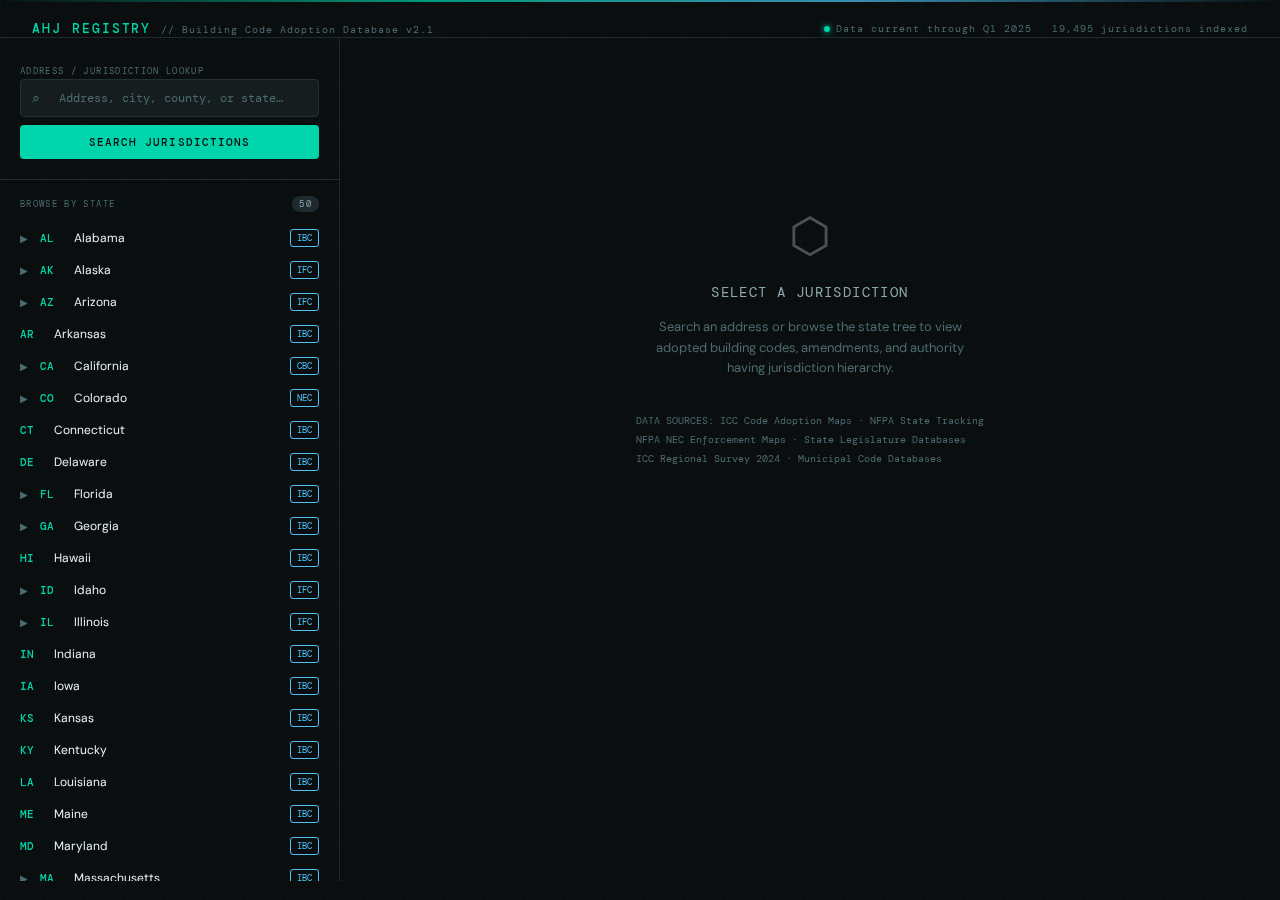
<file: index.html>
<!DOCTYPE html>
<html lang="en">
<head>
  <meta charset="UTF-8">
  <meta name="viewport" content="width=device-width, initial-scale=1.0">
  <meta name="description" content="AHJ Code Adoption Registry — search U.S. building code adoption status by jurisdiction, city, and county.">
  <title>AHJ Code Adoption Registry</title>
  <link rel="preconnect" href="https://fonts.googleapis.com">
  <link rel="preconnect" href="https://fonts.gstatic.com" crossorigin>
  <link href="https://fonts.googleapis.com/css2?family=DM+Mono:ital,wght@0,300;0,400;0,500;1,300&family=DM+Sans:ital,opsz,wght@0,9..40,300;0,9..40,400;0,9..40,600;1,9..40,300&display=swap" rel="stylesheet">
  <link rel="stylesheet" href="src/css/styles.css">
</head>
<body>

<header>
  <div class="logo">
    <span class="logo-main">AHJ Registry</span>
    <span class="logo-sub">// Building Code Adoption Database v2.1</span>
  </div>
  <div class="header-status">
    <span class="status-chip"><span class="status-dot"></span>Data current through Q1 2025</span>
    <span class="status-chip status-chip--dim">19,495 jurisdictions indexed</span>
  </div>
</header>

<main class="app">
  <!-- LEFT PANEL: search + jurisdiction tree -->
  <aside class="left-panel">
    <div class="search-section">
      <label class="search-label" for="searchInput">Address / Jurisdiction Lookup</label>
      <div class="search-wrapper">
        <span class="search-icon" aria-hidden="true">⌕</span>
        <input
          type="text"
          class="search-input"
          id="searchInput"
          placeholder="Address, city, county, or state…"
          autocomplete="off"
          aria-autocomplete="list"
          aria-controls="autocomplete"
          aria-label="Search jurisdictions"
        >
        <div class="autocomplete" id="autocomplete" role="listbox"></div>
      </div>
      <button type="button" class="search-btn" id="searchBtn">Search Jurisdictions</button>
    </div>

    <nav class="tree-section" aria-label="Browse jurisdictions by state">
      <div class="tree-header">
        <span>Browse by State</span>
        <span class="tree-count" id="treeCount">50</span>
      </div>
      <div id="stateTree"></div>
    </nav>
  </aside>

  <!-- RIGHT PANEL: jurisdiction report -->
  <section class="right-panel" id="rightPanel" aria-live="polite" aria-label="Jurisdiction report">
    <div class="welcome-state">
      <div class="welcome-icon" aria-hidden="true">⬡</div>
      <div class="welcome-title">SELECT A JURISDICTION</div>
      <p class="welcome-sub">Search an address or browse the state tree to view adopted building codes, amendments, and authority having jurisdiction hierarchy.</p>
      <div class="welcome-sources">
        DATA SOURCES: ICC Code Adoption Maps · NFPA State Tracking<br>
        NFPA NEC Enforcement Maps · State Legislature Databases<br>
        ICC Regional Survey 2024 · Municipal Code Databases
      </div>
    </div>
  </section>
</main>

<script src="src/js/data.js"></script>
<script src="src/js/fallback-states.js"></script>
<script src="src/js/app.js"></script>
</body>
</html>
</file>
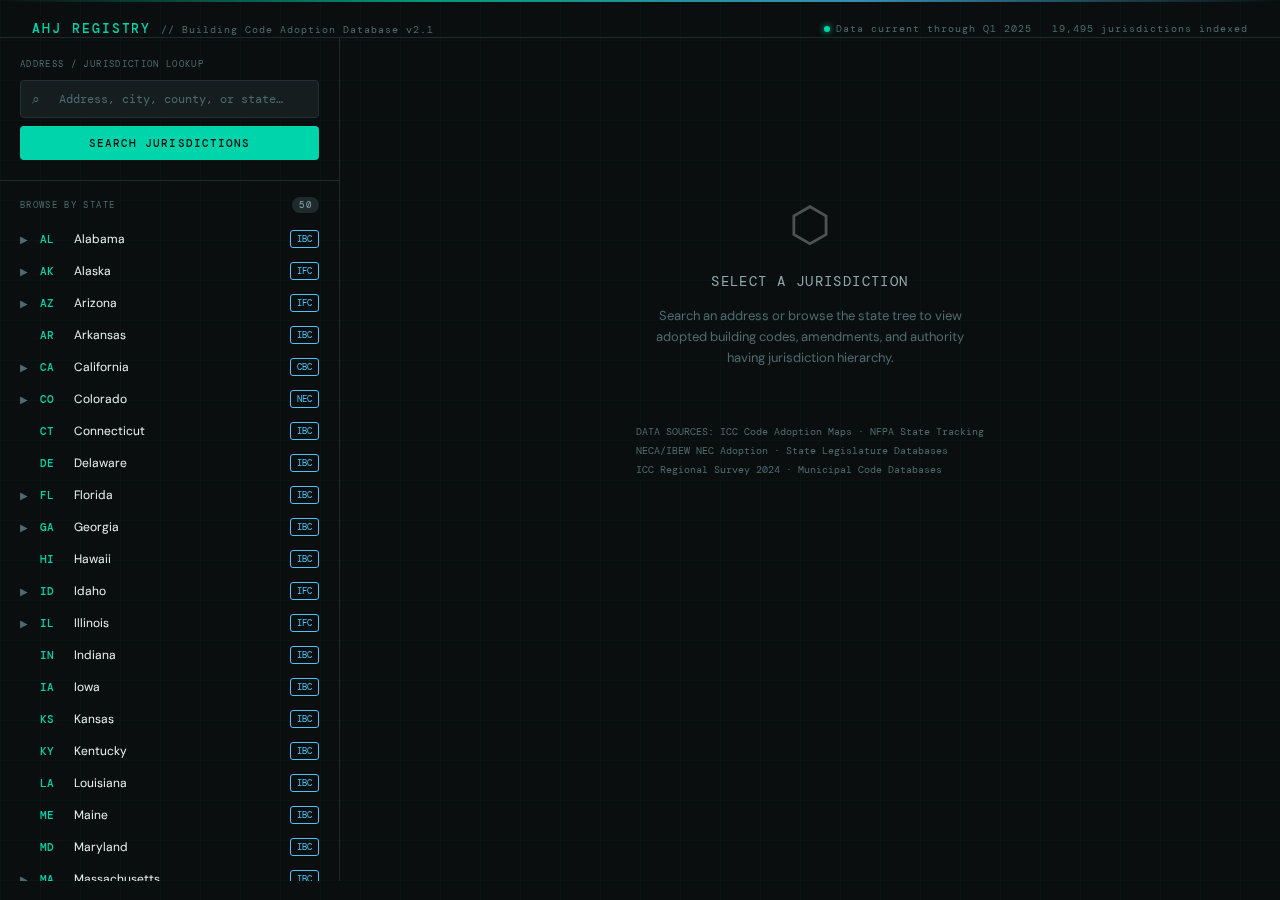
<file: building-code-dashboard.html>
<!DOCTYPE html>
<html lang="en">
<head>
<meta charset="UTF-8">
<meta name="viewport" content="width=device-width, initial-scale=1.0">
<title>AHJ Code Adoption Registry</title>
<link rel="preconnect" href="https://fonts.googleapis.com">
<link href="https://fonts.googleapis.com/css2?family=DM+Mono:ital,wght@0,300;0,400;0,500;1,300&family=DM+Sans:ital,opsz,wght@0,9..40,300;0,9..40,400;0,9..40,600;1,9..40,300&display=swap" rel="stylesheet">
<style>
  :root {
    --bg: #0a0e0f;
    --surface: #111618;
    --surface2: #161d1f;
    --border: #1e2a2d;
    --border2: #243034;
    --accent: #00d4aa;
    --accent2: #ff6b35;
    --accent3: #4fc3f7;
    --text: #e8f0f2;
    --text2: #8fa8ae;
    --text3: #4d6b71;
    --green: #22c55e;
    --yellow: #f59e0b;
    --red: #ef4444;
    --purple: #a78bfa;
    --mono: 'DM Mono', monospace;
    --sans: 'DM Sans', sans-serif;
  }

  * { margin: 0; padding: 0; box-sizing: border-box; }

  body {
    background: var(--bg);
    color: var(--text);
    font-family: var(--sans);
    min-height: 100vh;
    overflow-x: hidden;
  }

  /* Grid background */
  body::before {
    content: '';
    position: fixed;
    inset: 0;
    background-image:
      linear-gradient(rgba(0,212,170,0.03) 1px, transparent 1px),
      linear-gradient(90deg, rgba(0,212,170,0.03) 1px, transparent 1px);
    background-size: 40px 40px;
    pointer-events: none;
    z-index: 0;
  }

  /* Top scan line */
  body::after {
    content: '';
    position: fixed;
    top: 0; left: 0; right: 0;
    height: 2px;
    background: linear-gradient(90deg, transparent, var(--accent), var(--accent3), transparent);
    z-index: 100;
    animation: scanline 4s ease-in-out infinite;
    opacity: 0.7;
  }
  @keyframes scanline { 0%,100%{opacity:0.3} 50%{opacity:0.9} }

  /* ─── HEADER ─── */
  header {
    position: relative;
    z-index: 10;
    padding: 20px 32px 0;
    display: flex;
    align-items: center;
    justify-content: space-between;
    border-bottom: 1px solid var(--border);
  }

  .logo {
    display: flex;
    align-items: baseline;
    gap: 10px;
  }

  .logo-main {
    font-family: var(--mono);
    font-size: 13px;
    font-weight: 500;
    color: var(--accent);
    letter-spacing: 0.15em;
    text-transform: uppercase;
  }

  .logo-sub {
    font-family: var(--mono);
    font-size: 10px;
    color: var(--text3);
    letter-spacing: 0.1em;
  }

  .header-status {
    display: flex;
    align-items: center;
    gap: 20px;
  }

  .status-chip {
    font-family: var(--mono);
    font-size: 10px;
    color: var(--text3);
    letter-spacing: 0.1em;
    display: flex;
    align-items: center;
    gap: 6px;
  }

  .status-dot {
    width: 6px; height: 6px;
    border-radius: 50%;
    background: var(--accent);
    box-shadow: 0 0 6px var(--accent);
    animation: pulse 2s infinite;
  }
  @keyframes pulse { 0%,100%{opacity:1} 50%{opacity:0.4} }

  /* ─── MAIN LAYOUT ─── */
  .app {
    position: relative;
    z-index: 1;
    display: grid;
    grid-template-columns: 340px 1fr;
    height: calc(100vh - 57px);
  }

  /* ─── LEFT PANEL ─── */
  .left-panel {
    border-right: 1px solid var(--border);
    display: flex;
    flex-direction: column;
    overflow: hidden;
  }

  .search-section {
    padding: 20px;
    border-bottom: 1px solid var(--border);
  }

  .search-label {
    font-family: var(--mono);
    font-size: 9px;
    letter-spacing: 0.15em;
    color: var(--text3);
    text-transform: uppercase;
    margin-bottom: 10px;
  }

  .search-wrapper {
    position: relative;
  }

  .search-input {
    width: 100%;
    background: var(--surface2);
    border: 1px solid var(--border2);
    border-radius: 4px;
    padding: 10px 14px 10px 38px;
    color: var(--text);
    font-family: var(--mono);
    font-size: 12px;
    outline: none;
    transition: border-color 0.2s;
  }

  .search-input:focus {
    border-color: var(--accent);
    box-shadow: 0 0 0 1px var(--accent)20;
  }

  .search-input::placeholder { color: var(--text3); }

  .search-icon {
    position: absolute;
    left: 12px;
    top: 50%;
    transform: translateY(-50%);
    color: var(--text3);
    font-size: 14px;
  }

  .search-btn {
    width: 100%;
    margin-top: 8px;
    background: var(--accent);
    color: var(--bg);
    border: none;
    border-radius: 4px;
    padding: 10px;
    font-family: var(--mono);
    font-size: 11px;
    font-weight: 500;
    letter-spacing: 0.1em;
    cursor: pointer;
    transition: opacity 0.15s, transform 0.1s;
    text-transform: uppercase;
  }
  .search-btn:hover { opacity: 0.85; }
  .search-btn:active { transform: scale(0.99); }

  /* autocomplete dropdown */
  .autocomplete {
    position: absolute;
    top: 100%;
    left: 0; right: 0;
    background: var(--surface2);
    border: 1px solid var(--border2);
    border-top: none;
    border-radius: 0 0 4px 4px;
    max-height: 200px;
    overflow-y: auto;
    z-index: 100;
    display: none;
  }
  .autocomplete.visible { display: block; }

  .autocomplete-item {
    padding: 8px 14px;
    font-family: var(--mono);
    font-size: 11px;
    color: var(--text2);
    cursor: pointer;
    transition: background 0.1s;
    display: flex;
    justify-content: space-between;
    align-items: center;
  }
  .autocomplete-item:hover { background: var(--border); color: var(--text); }
  .autocomplete-item .item-type {
    font-size: 9px;
    color: var(--text3);
    letter-spacing: 0.1em;
  }

  /* ─── JURISDICTION TREE ─── */
  .tree-section {
    flex: 1;
    overflow-y: auto;
    padding: 16px 0;
  }

  .tree-section::-webkit-scrollbar { width: 4px; }
  .tree-section::-webkit-scrollbar-track { background: transparent; }
  .tree-section::-webkit-scrollbar-thumb { background: var(--border2); border-radius: 2px; }

  .tree-header {
    padding: 0 20px 10px;
    font-family: var(--mono);
    font-size: 9px;
    letter-spacing: 0.15em;
    color: var(--text3);
    text-transform: uppercase;
    display: flex;
    justify-content: space-between;
    align-items: center;
  }

  .tree-count {
    background: var(--border);
    color: var(--text2);
    padding: 2px 7px;
    border-radius: 10px;
    font-size: 9px;
  }

  .state-item {
    cursor: pointer;
    transition: background 0.1s;
  }

  .state-row {
    display: flex;
    align-items: center;
    padding: 7px 20px;
    gap: 10px;
    transition: background 0.1s;
  }
  .state-row:hover { background: var(--surface2); }
  .state-row.active { background: var(--surface2); }

  .state-chevron {
    font-size: 10px;
    color: var(--text3);
    transition: transform 0.2s;
    width: 10px;
    flex-shrink: 0;
  }
  .state-chevron.open { transform: rotate(90deg); }

  .state-abbr {
    font-family: var(--mono);
    font-size: 11px;
    font-weight: 500;
    color: var(--accent);
    width: 24px;
    flex-shrink: 0;
  }

  .state-name {
    font-size: 12px;
    color: var(--text);
    flex: 1;
  }

  .code-badge {
    font-family: var(--mono);
    font-size: 9px;
    padding: 2px 6px;
    border-radius: 3px;
    border: 1px solid;
  }
  .badge-green { color: var(--green); border-color: var(--green)40; background: var(--green)10; }
  .badge-yellow { color: var(--yellow); border-color: var(--yellow)40; background: var(--yellow)10; }
  .badge-red { color: var(--red); border-color: var(--red)40; background: var(--red)10; }
  .badge-blue { color: var(--accent3); border-color: var(--accent3)40; background: var(--accent3)10; }
  .badge-purple { color: var(--purple); border-color: var(--purple)40; background: var(--purple)10; }
  .badge-gray { color: var(--text3); border-color: var(--text3)40; background: var(--text3)10; }

  .sub-items {
    display: none;
    padding-left: 20px;
    border-left: 1px solid var(--border);
    margin-left: 34px;
  }
  .sub-items.open { display: block; }

  .sub-item {
    display: flex;
    align-items: center;
    padding: 5px 10px 5px 0;
    gap: 8px;
    cursor: pointer;
    font-size: 11px;
    color: var(--text2);
    transition: color 0.1s;
  }
  .sub-item:hover { color: var(--text); }
  .sub-item.active { color: var(--accent); }

  .sub-icon {
    font-size: 10px;
    color: var(--text3);
    width: 12px;
  }

  /* ─── RIGHT PANEL ─── */
  .right-panel {
    overflow-y: auto;
    padding: 28px 32px;
  }
  .right-panel::-webkit-scrollbar { width: 4px; }
  .right-panel::-webkit-scrollbar-track { background: transparent; }
  .right-panel::-webkit-scrollbar-thumb { background: var(--border2); border-radius: 2px; }

  /* WELCOME STATE */
  .welcome-state {
    display: flex;
    flex-direction: column;
    align-items: center;
    justify-content: center;
    min-height: 60vh;
    text-align: center;
    gap: 16px;
  }

  .welcome-icon {
    font-size: 48px;
    opacity: 0.3;
  }

  .welcome-title {
    font-family: var(--mono);
    font-size: 14px;
    letter-spacing: 0.1em;
    color: var(--text2);
  }

  .welcome-sub {
    font-size: 13px;
    color: var(--text3);
    max-width: 340px;
    line-height: 1.6;
  }

  /* JURISDICTION REPORT */
  .report-header {
    margin-bottom: 28px;
  }

  .breadcrumb {
    font-family: var(--mono);
    font-size: 10px;
    color: var(--text3);
    letter-spacing: 0.1em;
    margin-bottom: 12px;
    display: flex;
    align-items: center;
    gap: 6px;
    flex-wrap: wrap;
  }

  .breadcrumb-sep { color: var(--border2); }

  .breadcrumb-active { color: var(--accent); }

  .report-title {
    font-size: 22px;
    font-weight: 600;
    color: var(--text);
    display: flex;
    align-items: center;
    gap: 12px;
    flex-wrap: wrap;
  }

  .jurisdiction-type-badge {
    font-family: var(--mono);
    font-size: 10px;
    padding: 3px 10px;
    border-radius: 12px;
    background: var(--surface2);
    border: 1px solid var(--border2);
    color: var(--text2);
    letter-spacing: 0.08em;
  }

  .report-meta {
    margin-top: 10px;
    font-size: 12px;
    color: var(--text3);
    display: flex;
    gap: 20px;
    flex-wrap: wrap;
  }

  .report-meta span { display: flex; align-items: center; gap: 5px; }

  /* SUMMARY STATS ROW */
  .stats-row {
    display: grid;
    grid-template-columns: repeat(4, 1fr);
    gap: 12px;
    margin-bottom: 28px;
  }

  .stat-card {
    background: var(--surface);
    border: 1px solid var(--border);
    border-radius: 6px;
    padding: 14px 16px;
  }

  .stat-label {
    font-family: var(--mono);
    font-size: 9px;
    letter-spacing: 0.15em;
    color: var(--text3);
    text-transform: uppercase;
    margin-bottom: 8px;
  }

  .stat-value {
    font-family: var(--mono);
    font-size: 22px;
    font-weight: 400;
    color: var(--accent);
    line-height: 1;
  }

  .stat-sub {
    font-size: 10px;
    color: var(--text3);
    margin-top: 4px;
  }

  /* CODE TABLES */
  .section-header {
    display: flex;
    align-items: center;
    justify-content: space-between;
    margin-bottom: 14px;
    padding-bottom: 10px;
    border-bottom: 1px solid var(--border);
  }

  .section-title {
    font-family: var(--mono);
    font-size: 11px;
    letter-spacing: 0.15em;
    color: var(--text2);
    text-transform: uppercase;
  }

  .section-tag {
    font-family: var(--mono);
    font-size: 9px;
    color: var(--text3);
    letter-spacing: 0.1em;
  }

  .codes-grid {
    display: grid;
    grid-template-columns: 1fr 1fr;
    gap: 10px;
    margin-bottom: 28px;
  }

  .code-card {
    background: var(--surface);
    border: 1px solid var(--border);
    border-radius: 6px;
    padding: 14px 16px;
    transition: border-color 0.15s;
  }
  .code-card:hover { border-color: var(--border2); }

  .code-card-header {
    display: flex;
    justify-content: space-between;
    align-items: flex-start;
    margin-bottom: 10px;
  }

  .code-name {
    font-family: var(--mono);
    font-size: 13px;
    font-weight: 500;
    color: var(--text);
  }

  .code-year {
    font-family: var(--mono);
    font-size: 20px;
    font-weight: 400;
    color: var(--accent);
    line-height: 1;
  }

  .code-full-name {
    font-size: 11px;
    color: var(--text2);
    margin-bottom: 8px;
    line-height: 1.4;
  }

  .code-meta-row {
    display: flex;
    gap: 8px;
    flex-wrap: wrap;
    margin-bottom: 8px;
  }

  .amendments-section {
    margin-top: 10px;
    padding-top: 10px;
    border-top: 1px solid var(--border);
  }

  .amendments-label {
    font-family: var(--mono);
    font-size: 9px;
    letter-spacing: 0.12em;
    color: var(--text3);
    text-transform: uppercase;
    margin-bottom: 6px;
  }

  .amendment-item {
    font-size: 11px;
    color: var(--text2);
    padding: 4px 0;
    border-bottom: 1px solid var(--border);
    display: flex;
    align-items: flex-start;
    gap: 8px;
    line-height: 1.4;
  }
  .amendment-item:last-child { border-bottom: none; }

  .amend-icon {
    font-size: 9px;
    margin-top: 2px;
    flex-shrink: 0;
  }
  .amend-add { color: var(--green); }
  .amend-mod { color: var(--yellow); }
  .amend-del { color: var(--red); }

  .no-amendments {
    font-family: var(--mono);
    font-size: 10px;
    color: var(--text3);
    font-style: italic;
  }

  /* JURISDICTION HIERARCHY NOTE */
  .hierarchy-note {
    background: var(--surface);
    border: 1px solid var(--border);
    border-left: 3px solid var(--accent3);
    border-radius: 0 6px 6px 0;
    padding: 14px 16px;
    margin-bottom: 20px;
    font-size: 12px;
    color: var(--text2);
    line-height: 1.6;
  }

  .hierarchy-note strong { color: var(--accent3); }

  /* LOCAL AMENDMENTS BANNER */
  .amendment-banner {
    background: var(--yellow)08;
    border: 1px solid var(--yellow)30;
    border-radius: 6px;
    padding: 12px 16px;
    margin-bottom: 20px;
    font-size: 12px;
    color: var(--yellow);
    display: flex;
    align-items: center;
    gap: 10px;
  }

  /* NOT ADOPTED */
  .not-adopted {
    background: var(--red)08;
    border: 1px solid var(--red)20;
    border-radius: 6px;
    padding: 12px 16px;
    margin-bottom: 20px;
    font-size: 12px;
    color: var(--text2);
    display: flex;
    align-items: center;
    gap: 10px;
  }

  /* FIRE DISTRICT SECTION */
  .fire-section {
    margin-bottom: 28px;
  }

  /* UTILITY DISTRICT */
  .utility-section {
    margin-bottom: 28px;
  }

  /* TABS */
  .tab-bar {
    display: flex;
    gap: 0;
    margin-bottom: 20px;
    border-bottom: 1px solid var(--border);
  }

  .tab {
    font-family: var(--mono);
    font-size: 10px;
    letter-spacing: 0.1em;
    text-transform: uppercase;
    padding: 10px 16px;
    cursor: pointer;
    color: var(--text3);
    border-bottom: 2px solid transparent;
    transition: all 0.15s;
    margin-bottom: -1px;
  }
  .tab:hover { color: var(--text2); }
  .tab.active { color: var(--accent); border-bottom-color: var(--accent); }

  .tab-content { display: none; }
  .tab-content.active { display: block; }

  /* FOOTER */
  .data-footer {
    margin-top: 32px;
    padding-top: 20px;
    border-top: 1px solid var(--border);
    font-family: var(--mono);
    font-size: 10px;
    color: var(--text3);
    line-height: 1.8;
  }

  /* EMPTY ADOPTED STATE */
  .empty-codes {
    text-align: center;
    padding: 40px 20px;
    color: var(--text3);
    font-size: 12px;
  }

  /* ─── SCROLLBAR GLOBAL ─── */
  ::-webkit-scrollbar { width: 4px; height: 4px; }
  ::-webkit-scrollbar-track { background: transparent; }
  ::-webkit-scrollbar-thumb { background: var(--border2); border-radius: 2px; }

  /* ─── RESPONSIVE ─── */
  @media (max-width: 900px) {
    .app { grid-template-columns: 1fr; height: auto; }
    .left-panel { height: 50vh; border-right: none; border-bottom: 1px solid var(--border); }
    .stats-row { grid-template-columns: repeat(2, 1fr); }
    .codes-grid { grid-template-columns: 1fr; }
  }

  /* Fade-in animation */
  @keyframes fadeIn { from{opacity:0;transform:translateY(8px)} to{opacity:1;transform:none} }
  .report-header, .stats-row, .codes-grid, .fire-section, .utility-section, .hierarchy-note {
    animation: fadeIn 0.3s ease forwards;
  }
</style>
</head>
<body>

<header>
  <div class="logo">
    <span class="logo-main">AHJ Registry</span>
    <span class="logo-sub">// Building Code Adoption Database v2.1</span>
  </div>
  <div class="header-status">
    <span class="status-chip"><span class="status-dot"></span>Data current through Q1 2025</span>
    <span class="status-chip" style="color:var(--text3)">19,495 jurisdictions indexed</span>
  </div>
</header>

<div class="app">
  <!-- LEFT PANEL -->
  <div class="left-panel">
    <div class="search-section">
      <div class="search-label">Address / Jurisdiction Lookup</div>
      <div class="search-wrapper">
        <span class="search-icon">⌕</span>
        <input
          type="text"
          class="search-input"
          id="searchInput"
          placeholder="Address, city, county, or state…"
          autocomplete="off"
        >
        <div class="autocomplete" id="autocomplete"></div>
      </div>
      <button class="search-btn" id="searchBtn">Search Jurisdictions</button>
    </div>

    <div class="tree-section">
      <div class="tree-header">
        <span>Browse by State</span>
        <span class="tree-count" id="treeCount">50</span>
      </div>
      <div id="stateTree"></div>
    </div>
  </div>

  <!-- RIGHT PANEL -->
  <div class="right-panel" id="rightPanel">
    <div class="welcome-state">
      <div class="welcome-icon">⬡</div>
      <div class="welcome-title">SELECT A JURISDICTION</div>
      <div class="welcome-sub">Search an address or browse the state tree to view adopted building codes, amendments, and authority having jurisdiction hierarchy.</div>
      <br>
      <div style="font-family:var(--mono);font-size:10px;color:var(--text3);text-align:left;line-height:1.9;max-width:360px;">
        DATA SOURCES: ICC Code Adoption Maps · NFPA State Tracking<br>
        NECA/IBEW NEC Adoption · State Legislature Databases<br>
        ICC Regional Survey 2024 · Municipal Code Databases
      </div>
    </div>
  </div>
</div>

<script>
// ═══════════════════════════════════════════════════════════════
//  COMPREHENSIVE JURISDICTION DATABASE
//  Real adoption data sourced from ICC, NFPA, state records
// ═══════════════════════════════════════════════════════════════

const CODES = {
  // BUILDING CODES
  IBC:  { label: 'IBC',  name: 'International Building Code',           org: 'ICC',  color: 'blue' },
  IRC:  { label: 'IRC',  name: 'International Residential Code',        org: 'ICC',  color: 'blue' },
  IFC:  { label: 'IFC',  name: 'International Fire Code',               org: 'ICC',  color: 'red' },
  IMC:  { label: 'IMC',  name: 'International Mechanical Code',         org: 'ICC',  color: 'purple' },
  IPC:  { label: 'IPC',  name: 'International Plumbing Code',           org: 'ICC',  color: 'blue' },
  IECC: { label: 'IECC', name: 'Int\'l Energy Conservation Code',       org: 'ICC',  color: 'green' },
  IEBC: { label: 'IEBC', name: 'Int\'l Existing Building Code',         org: 'ICC',  color: 'blue' },
  IGCC: { label: 'IGCC', name: 'Int\'l Green Construction Code',        org: 'ICC',  color: 'green' },
  NEC:  { label: 'NEC',  name: 'National Electrical Code (NFPA 70)',    org: 'NFPA', color: 'yellow' },
  NFPA1: { label: 'NFPA 1', name: 'NFPA 1 Fire Code',                  org: 'NFPA', color: 'red' },
  NFPA13: { label: 'NFPA 13', name: 'Sprinkler Systems - Commercial',  org: 'NFPA', color: 'red' },
  NFPA72: { label: 'NFPA 72', name: 'National Fire Alarm Code',        org: 'NFPA', color: 'red' },
  UPC:  { label: 'UPC',  name: 'Uniform Plumbing Code',                org: 'IAPMO',color: 'blue' },
  UMC:  { label: 'UMC',  name: 'Uniform Mechanical Code',              org: 'IAPMO',color: 'purple' },
  CBC:  { label: 'CBC',  name: 'California Building Code (Title 24)',   org: 'CA-BSC',color:'blue' },
  CMC:  { label: 'CMC',  name: 'California Mechanical Code',           org: 'CA-BSC',color:'purple' },
  CPC:  { label: 'CPC',  name: 'California Plumbing Code',             org: 'CA-BSC',color:'blue' },
  CEC:  { label: 'CEC',  name: 'California Electrical Code',           org: 'CA-BSC',color:'yellow' },
  NYSBC:{ label: 'NYSBC',name: 'New York State Building Code',         org: 'NYS-DOS',color:'blue'},
  OSSC: { label: 'OSSC', name: 'Oregon Structural Specialty Code',     org: 'OBDD',  color: 'blue' },
  WSEC: { label: 'WSEC', name: 'WA State Energy Code',                 org: 'WA-DOC',color: 'green' },
};

// Core jurisdiction database
// Structure: state -> { adopted codes at state level, cities, counties }
const JURISDICTIONS = {
  AL: {
    name: 'Alabama', abbr: 'AL', region: 'Southeast',
    stateNote: 'Alabama adopts statewide codes but allows local amendments.',
    adopted: {
      IBC:  { year: 2018, status: 'adopted', effective: '2021-01-01', amendments: ['Section 1612 amended for SFHA requirements', 'Local seismic exceptions for northern Alabama'] },
      IRC:  { year: 2018, status: 'adopted', effective: '2021-01-01', amendments: [] },
      IFC:  { year: 2018, status: 'adopted', effective: '2021-01-01', amendments: [] },
      NEC:  { year: 2020, status: 'adopted', effective: '2021-07-01', amendments: [] },
      IECC: { year: 2018, status: 'adopted', effective: '2021-01-01', amendments: ['Climate Zone 2-3 compliance path modified'] },
    },
    cities: {
      'Birmingham': {
        type: 'city',
        adopted: {
          IBC:  { year: 2018, status: 'adopted', effective: '2021-03-01', amendments: ['Chapter 11 Accessibility: enhanced requirements beyond ADAAG', 'Section 3409 historic preservation overlay'] },
          IRC:  { year: 2018, status: 'adopted', effective: '2021-03-01', amendments: [] },
          IFC:  { year: 2021, status: 'adopted', effective: '2023-01-01', amendments: ['Sec 903.2.1.2: Sprinklers required in A-2 occupancies >3,000 sq ft'] },
          NEC:  { year: 2020, status: 'adopted', effective: '2021-07-01', amendments: ['Art. 210 AFCI requirements expanded to all circuits'] },
          IECC: { year: 2018, status: 'adopted', effective: '2021-03-01', amendments: [] },
          IEBC: { year: 2018, status: 'adopted', effective: '2021-03-01', amendments: [] },
        },
        fireDistricts: [
          { name: 'Birmingham Fire District 1 (Downtown)', adopted: { IFC: { year: 2021, amendments: ['High-rise buildings: sprinklers required in all floors', 'Annual inspection requirements for all commercial'] } } }
        ]
      },
      'Mobile': {
        type: 'city',
        adopted: {
          IBC:  { year: 2018, status: 'adopted', effective: '2020-06-01', amendments: ['Wind zone amendments: 130 mph design wind speed minimum', 'Chapter 16 Structural: hurricane strap requirements'] },
          IRC:  { year: 2018, status: 'adopted', effective: '2020-06-01', amendments: ['Section R301 Wind Design: 130 mph Vult minimum'] },
          NEC:  { year: 2017, status: 'adopted', effective: '2019-01-01', amendments: [] },
          IFC:  { year: 2018, status: 'adopted', effective: '2020-06-01', amendments: [] },
        }
      },
    },
    counties: {
      'Jefferson County': {
        type: 'county',
        adopted: {
          IBC:  { year: 2018, status: 'adopted', effective: '2021-03-01', amendments: [] },
          IRC:  { year: 2018, status: 'adopted', effective: '2021-03-01', amendments: [] },
          NEC:  { year: 2020, status: 'adopted', effective: '2021-07-01', amendments: [] },
        }
      },
      'Mobile County': {
        type: 'county',
        adopted: {
          IBC:  { year: 2018, status: 'adopted', effective: '2020-09-01', amendments: ['Wind speed map overrides per ASCE 7-16 Figure 26.5-1B'] },
          NEC:  { year: 2017, status: 'adopted', effective: '2019-01-01', amendments: [] },
        }
      }
    }
  },

  AK: {
    name: 'Alaska', abbr: 'AK', region: 'Pacific Northwest',
    stateNote: 'Alaska Fire Marshal adopts IFC statewide. Building codes adopted by local governments; no mandatory statewide building code for municipalities.',
    adopted: {
      IFC:  { year: 2018, status: 'adopted', effective: '2020-01-01', amendments: ['Arctic construction provisions added', 'Chapter 3: permafrost foundation requirements'] },
      NEC:  { year: 2020, status: 'adopted', effective: '2022-01-01', amendments: [] },
    },
    cities: {
      'Anchorage': {
        type: 'municipality',
        adopted: {
          IBC:  { year: 2018, status: 'adopted', effective: '2020-01-01', amendments: ['Seismic Design Category D/E requirements per Anchorage overlay', 'Section 1609: wind 110 mph Vult', 'Snow load requirements: 40-60 psf ground snow'] },
          IRC:  { year: 2018, status: 'adopted', effective: '2020-01-01', amendments: ['R301.2: Climate Zone 7 requirements', 'Foundation: frost depth 42 inches min'] },
          IFC:  { year: 2018, status: 'adopted', effective: '2020-01-01', amendments: [] },
          NEC:  { year: 2020, status: 'adopted', effective: '2022-01-01', amendments: [] },
          IECC: { year: 2018, status: 'adopted', effective: '2020-01-01', amendments: ['CZ 7 envelope requirements: R-49 ceiling, R-30 floor'] },
          IMC:  { year: 2018, status: 'adopted', effective: '2020-01-01', amendments: ['Freeze protection requirements for all mechanical systems'] },
        }
      },
      'Fairbanks': {
        type: 'city',
        adopted: {
          IBC:  { year: 2015, status: 'adopted', effective: '2017-01-01', amendments: ['Permafrost design requirements Chapter 18', 'Extreme cold weather: -60°F design temp'] },
          NEC:  { year: 2017, status: 'adopted', effective: '2019-01-01', amendments: [] },
          IFC:  { year: 2018, status: 'adopted', effective: '2020-01-01', amendments: [] },
        }
      }
    },
    counties: {}
  },

  AZ: {
    name: 'Arizona', abbr: 'AZ', region: 'Southwest',
    stateNote: 'Arizona has no statewide building code; each municipality adopts independently. State Fire Marshal adopts IFC. ADWR regulates water.',
    adopted: {
      IFC:  { year: 2018, status: 'adopted', effective: '2020-01-01', amendments: ['Wildland-Urban Interface provisions mandatory statewide'] },
      NEC:  { year: 2020, status: 'adopted', effective: '2022-01-01', amendments: [] },
    },
    cities: {
      'Phoenix': {
        type: 'city',
        adopted: {
          IBC:  { year: 2018, status: 'adopted', effective: '2020-07-01', amendments: ['Chapter 16: Seismic Design Category B', 'Section 1609: Wind 90 mph Vult', 'Appendix G adopted – Flood-Resistant Construction', 'Section 420: Residential Group R occupancy sprinkler amendments'] },
          IRC:  { year: 2018, status: 'adopted', effective: '2020-07-01', amendments: ['R301.2(4): Ground snow 0 psf', 'R302.1: Fire separation distances modified for desert lots'] },
          IFC:  { year: 2018, status: 'adopted', effective: '2020-07-01', amendments: ['WUI Chapter 49: Urban interface fire protection', 'Section 507: Unlimited area buildings – evaporative cooling provisions'] },
          NEC:  { year: 2020, status: 'adopted', effective: '2022-01-01', amendments: ['PV systems: Art. 690 rapid shutdown required', 'Art. 310: Conductor ratings adjusted for ambient 100°F'] },
          IECC: { year: 2018, status: 'adopted', effective: '2020-07-01', amendments: ['CZ 2B: Cool roof requirements for low-slope roofs', 'Mechanical: evaporative cooling compliance pathway'] },
          IMC:  { year: 2018, status: 'adopted', effective: '2020-07-01', amendments: [] },
          IPC:  { year: 2018, status: 'adopted', effective: '2020-07-01', amendments: ['Water conservation: WaterSense fixtures mandatory for new construction'] },
        },
        fireDistricts: [
          { name: 'Phoenix Fire District (unincorporated)', adopted: { IFC: { year: 2021, amendments: ['High-piled storage regulations per sec. 3205', 'Hazmat regulations per CFC equivalents'] } } }
        ]
      },
      'Tucson': {
        type: 'city',
        adopted: {
          IBC:  { year: 2018, status: 'adopted', effective: '2020-07-01', amendments: ['Climate Zone 2B energy amendments', 'Greywater reuse system provisions added'] },
          IRC:  { year: 2018, status: 'adopted', effective: '2020-07-01', amendments: ['R325 Greywater systems adopted'] },
          IFC:  { year: 2018, status: 'adopted', effective: '2020-07-01', amendments: [] },
          NEC:  { year: 2017, status: 'adopted', effective: '2019-01-01', amendments: [] },
          IECC: { year: 2018, status: 'adopted', effective: '2020-07-01', amendments: ['CZ 2B: Solar-ready provisions for R-1, R-2 mandatory'] },
        }
      },
      'Scottsdale': {
        type: 'city',
        adopted: {
          IBC:  { year: 2021, status: 'adopted', effective: '2022-01-01', amendments: ['Desert vegetation fire separation provisions'] },
          IRC:  { year: 2021, status: 'adopted', effective: '2022-01-01', amendments: [] },
          IFC:  { year: 2021, status: 'adopted', effective: '2022-01-01', amendments: ['Enhanced WUI requirements east of Pima Rd'] },
          NEC:  { year: 2020, status: 'adopted', effective: '2022-01-01', amendments: [] },
        }
      }
    },
    counties: {
      'Maricopa County': {
        type: 'county',
        note: 'Unincorporated areas only.',
        adopted: {
          IBC:  { year: 2018, status: 'adopted', effective: '2020-01-01', amendments: [] },
          IRC:  { year: 2018, status: 'adopted', effective: '2020-01-01', amendments: [] },
          NEC:  { year: 2020, status: 'adopted', effective: '2022-01-01', amendments: [] },
          IFC:  { year: 2018, status: 'adopted', effective: '2020-01-01', amendments: [] },
        }
      },
      'Pima County': {
        type: 'county',
        note: 'Unincorporated areas only.',
        adopted: {
          IBC:  { year: 2018, status: 'adopted', effective: '2019-10-01', amendments: ['Greywater chapter adopted'] },
          NEC:  { year: 2017, status: 'adopted', effective: '2019-01-01', amendments: [] },
        }
      }
    }
  },

  CA: {
    name: 'California', abbr: 'CA', region: 'Pacific',
    stateNote: 'California has mandatory statewide building standards (Title 24 CCR). Local amendments must be more restrictive and filed with the California Building Standards Commission.',
    adopted: {
      CBC:  { year: 2022, status: 'adopted', effective: '2023-01-01', amendments: ['Based on 2021 IBC with California amendments. Seismic SDC D-E-F for most of state.', 'Accessibility: enhanced beyond ADA/CBC Chapter 11B'] },
      CRC:  { year: 2022, status: 'adopted', effective: '2023-01-01', amendments: ['Based on 2021 IRC. High Wind zone provisions throughout'] },
      CEC:  { year: 2022, status: 'adopted', effective: '2023-01-01', amendments: ['Based on 2020 NEC. Additional solar PV requirements per T24 Part 6'] },
      CPC:  { year: 2022, status: 'adopted', effective: '2023-01-01', amendments: ['Based on 2021 UPC'] },
      CMC:  { year: 2022, status: 'adopted', effective: '2023-01-01', amendments: ['Based on 2021 UMC'] },
      IECC: { year: 2022, status: 'adopted', effective: '2023-01-01', amendments: ['Title 24 Part 6 supersedes – all-electric reach code pathway', 'HERS rating requirements'] },
      IFC:  { year: 2022, status: 'adopted', effective: '2023-01-01', amendments: ['Based on 2021 IFC with California amendments', 'Chapter 49 Wildland-Urban Interface strongly enforced'] },
    },
    cities: {
      'Los Angeles': {
        type: 'city',
        adopted: {
          CBC:  { year: 2022, status: 'adopted', effective: '2023-01-01', amendments: ['LA amendment: LADBS-specific seismic retrofit requirements (soft-story ord.)', 'Chapter 91 LABC: local amendments throughout', 'Mandatory Earthquake Hazard Reduction: URM and soft-story programs', 'Green Building Ordinance: LEED Silver min for new commercial >50k sqft'] },
          CEC:  { year: 2022, status: 'adopted', effective: '2023-01-01', amendments: ['All new residential: solar PV mandatory (T24 enhanced)', 'EV charging: 25% of parking spaces EV-ready'] },
          CPC:  { year: 2022, status: 'adopted', effective: '2023-01-01', amendments: ['Low Impact Development: stormwater capture requirements'] },
          IFC:  { year: 2022, status: 'adopted', effective: '2023-01-01', amendments: ['LAFD amendments: high-rise sprinkler retrofit program', 'WUI interface extends to Zone A fire overlay'] },
          IECC: { year: 2022, status: 'adopted', effective: '2023-01-01', amendments: ['Reach code: all-electric new construction (residential)', 'Solar-ready provisions for CZ 9'] },
        },
        fireDistricts: [
          { name: 'LAFD Bureau of Fire Prevention', adopted: { IFC: { year: 2022, amendments: ['Enhanced high-rise fire safety provisions', 'Brush clearance 100ft mandatory in Very High Fire Hazard Severity Zones', 'Ember-resistant vents required in VHFHSZ'] } } }
        ]
      },
      'San Francisco': {
        type: 'city',
        adopted: {
          CBC:  { year: 2022, status: 'adopted', effective: '2023-01-01', amendments: ['SFBC Appendix 4A: San Francisco amendments (extensive)', 'Chapter 34B: Unreinforced masonry seismic safety', 'Administrative Code Chapter 13: Green Building requirements', 'Mandatory soft-story retrofit: Tier 4 buildings'] },
          CEC:  { year: 2022, status: 'adopted', effective: '2023-01-01', amendments: ['All-electric: new construction must be all-electric (Building Ordinance 43-21)'] },
          CPC:  { year: 2022, status: 'adopted', effective: '2023-01-01', amendments: [] },
          IFC:  { year: 2022, status: 'adopted', effective: '2023-01-01', amendments: ['SF amendments: Tenderloin/SoMa density-specific fire provisions'] },
          IECC: { year: 2022, status: 'adopted', effective: '2023-01-01', amendments: ['All-electric reach code', 'Embodied carbon requirements for buildings >25k sqft'] },
        }
      },
      'San Diego': {
        type: 'city',
        adopted: {
          CBC:  { year: 2022, status: 'adopted', effective: '2023-01-01', amendments: ['Climate Zone 7 amendments', 'Canyon development fire separation requirements'] },
          CEC:  { year: 2022, status: 'adopted', effective: '2023-01-01', amendments: [] },
          IFC:  { year: 2022, status: 'adopted', effective: '2023-01-01', amendments: ['WUI Chapter: Canyon and chaparral interface provisions enhanced', 'Brush Management Zone 1: 100ft', 'Brush Management Zone 2: 200ft in Very High Fire Hazard Severity Zone'] },
        }
      },
    },
    counties: {
      'Los Angeles County': {
        type: 'county',
        note: 'Unincorporated areas only.',
        adopted: {
          CBC:  { year: 2022, status: 'adopted', effective: '2023-01-01', amendments: ['Title 26 LACC: County amendments to CBC', 'Hillside grading requirements Chapter 70'] },
          CEC:  { year: 2022, status: 'adopted', effective: '2023-01-01', amendments: [] },
          IFC:  { year: 2022, status: 'adopted', effective: '2023-01-01', amendments: ['Title 32 LACC: Fire Code', 'WUI provisions throughout unincorporated hillside areas'] },
        }
      }
    }
  },

  CO: {
    name: 'Colorado', abbr: 'CO', region: 'Mountain',
    stateNote: 'Colorado has no mandatory statewide building code for commercial buildings. CDPHE adopts codes for health care. DORA/DOLA provides model codes. State Electrical Board adopts NEC. Local governments adopt independently.',
    adopted: {
      NEC:  { year: 2020, status: 'adopted', effective: '2021-01-01', amendments: ['Colorado amendments via DORA Electrical Board'] },
      IFC:  { year: 2021, status: 'adopted', effective: '2022-01-01', amendments: ['DFPC adopts statewide for unincorporated areas'] },
    },
    cities: {
      'Denver': {
        type: 'city',
        adopted: {
          IBC:  { year: 2019, status: 'adopted', effective: '2021-01-01', amendments: ['Denver Building Code local amendments (extensive - Title 10)', 'Chapter 11 Accessibility: enhanced requirements', 'Green Building Ordinance: all new commercial must achieve LEED Silver equivalent', 'Seismic: SDC A-B, wind 105 mph'] },
          IRC:  { year: 2021, status: 'adopted', effective: '2023-01-01', amendments: ['R302: Fire separation for duplex/townhome', 'Appendix Q – Tiny Houses adopted'] },
          IFC:  { year: 2021, status: 'adopted', effective: '2022-01-01', amendments: ['Chapter 9: High-rise buildings >55ft: sprinklers required', 'Sec 315: Combustible material storage in urban context'] },
          NEC:  { year: 2020, status: 'adopted', effective: '2021-06-01', amendments: ['Art. 230: Integrated solar service entrance requirements', 'EV charging infrastructure: 20% of commercial parking EV-ready'] },
          IECC: { year: 2021, status: 'adopted', effective: '2022-04-01', amendments: ['CZ 5B: Enhanced insulation values', 'Commercial: Stretch Energy Code requires 20% better than IECC base'] },
          IMC:  { year: 2021, status: 'adopted', effective: '2022-01-01', amendments: [] },
          IPC:  { year: 2021, status: 'adopted', effective: '2022-01-01', amendments: [] },
          IEBC: { year: 2021, status: 'adopted', effective: '2022-01-01', amendments: [] },
        },
        fireDistricts: [
          { name: 'Denver Fire Department', adopted: { IFC: { year: 2021, amendments: ['Downtown High-Rise Fire Safety Standards', 'Cannabis cultivation facility: enhanced ventilation and fire suppression'] } } }
        ]
      },
      'Boulder': {
        type: 'city',
        adopted: {
          IBC:  { year: 2021, status: 'adopted', effective: '2023-01-01', amendments: ['SmartRegs rental housing standards', 'Climate Commitment: all-electric new construction pathway'] },
          IRC:  { year: 2021, status: 'adopted', effective: '2023-01-01', amendments: ['Accessory Dwelling Units: streamlined permitting', 'All-electric ready: EV charging conduit mandatory'] },
          NEC:  { year: 2020, status: 'adopted', effective: '2021-06-01', amendments: [] },
          IECC: { year: 2021, status: 'adopted', effective: '2023-01-01', amendments: ['Stretch code: 30% beyond IECC 2021 for commercial', '2030 District participant: embodied carbon tracking'] },
          IFC:  { year: 2021, status: 'adopted', effective: '2023-01-01', amendments: ['WUI requirements throughout western Boulder interface'] },
        }
      },
    },
    counties: {
      'Denver County': {
        type: 'county',
        note: 'Denver is a consolidated city-county – same as City of Denver.',
        adopted: {}
      },
      'Jefferson County': {
        type: 'county',
        adopted: {
          IBC:  { year: 2021, status: 'adopted', effective: '2023-07-01', amendments: ['WUI Chapter 7A: wildfire provisions in unincorporated areas', 'High Wind Zone: 115 mph Vult in mountain communities'] },
          IRC:  { year: 2021, status: 'adopted', effective: '2023-07-01', amendments: ['R327: Wildland-Urban Interface Construction'] },
          NEC:  { year: 2020, status: 'adopted', effective: '2021-06-01', amendments: [] },
          IFC:  { year: 2021, status: 'adopted', effective: '2022-01-01', amendments: [] },
        }
      },
      'Arapahoe County': {
        type: 'county',
        adopted: {
          IBC:  { year: 2021, status: 'adopted', effective: '2023-01-01', amendments: [] },
          IRC:  { year: 2021, status: 'adopted', effective: '2023-01-01', amendments: [] },
          NEC:  { year: 2020, status: 'adopted', effective: '2021-06-01', amendments: [] },
        }
      }
    }
  },

  FL: {
    name: 'Florida', abbr: 'FL', region: 'Southeast',
    stateNote: 'Florida Building Code (FBC) is mandatory statewide, updated every 3 years. Local amendments are very restricted – only modifications that are more stringent based on local conditions (climate, soils, etc.) are permitted with DBPR approval.',
    adopted: {
      IBC:  { year: 2020, status: 'adopted', effective: '2021-01-01', amendments: ['FBC 7th Ed. (2020): based on 2018 IBC with extensive Florida amendments', 'Floating structures Chapter 36: boat docks and seawall provisions', 'Miami-Dade High Velocity Hurricane Zone (HVHZ) provisions', 'Wind Speed Maps: Florida-specific per ASCE 7-16', 'Section 1604: importance factor modifications for hurricane-prone regions', 'Product Approval system (HVHZ impact windows/doors)'] },
      IRC:  { year: 2020, status: 'adopted', effective: '2021-01-01', amendments: ['FBC Residential 7th Ed.', 'R301: Wind design per Florida High Wind Region', 'Section 3-17 Hurricane-resistant construction'] },
      NEC:  { year: 2020, status: 'adopted', effective: '2021-01-01', amendments: ['Art. 230: Service entrance flood elevation requirements', 'Art. 690: PV systems – Florida solar ready provisions'] },
      IFC:  { year: 2020, status: 'adopted', effective: '2021-01-01', amendments: ['FBC Fire Chapter based on IFC 2018'] },
      IECC: { year: 2020, status: 'adopted', effective: '2021-01-01', amendments: ['CZ 1-2: Florida energy amendments', 'Duct leakage testing mandatory', 'Blower door test mandatory for new residential'] },
      IPC:  { year: 2020, status: 'adopted', effective: '2021-01-01', amendments: [] },
      IMC:  { year: 2020, status: 'adopted', effective: '2021-01-01', amendments: ['Hurricane-rated equipment requirements'] },
    },
    cities: {
      'Miami': {
        type: 'city',
        adopted: {
          IBC:  { year: 2020, status: 'adopted', effective: '2021-01-01', amendments: ['HVHZ provisions: all exterior components must have NOA (Notice of Acceptance)', 'Miami 21 zoning: transect-based building form standards', 'Resiliency requirements: flood elevation +1ft above BFE', 'Green Building: LEED Silver or equivalent for new commercial'] },
          IRC:  { year: 2020, status: 'adopted', effective: '2021-01-01', amendments: ['Hurricane shutters: mandatory for all openings in HVHZ', 'R301.2: 185 mph Vult in HVHZ'] },
          NEC:  { year: 2020, status: 'adopted', effective: '2021-01-01', amendments: ['Art. 230: Service above flood elevation AE+2ft'] },
          IFC:  { year: 2020, status: 'adopted', effective: '2021-01-01', amendments: [] },
        }
      },
      'Orlando': {
        type: 'city',
        adopted: {
          IBC:  { year: 2020, status: 'adopted', effective: '2021-01-01', amendments: ['Theme park and entertainment: special occupancy provisions', 'Hotels and high-rise: enhanced fire protection requirements'] },
          NEC:  { year: 2020, status: 'adopted', effective: '2021-01-01', amendments: [] },
          IFC:  { year: 2020, status: 'adopted', effective: '2021-01-01', amendments: ['Assembly: enhanced crowd management provisions for entertainment venues'] },
        }
      },
    },
    counties: {
      'Miami-Dade County': {
        type: 'county',
        adopted: {
          IBC:  { year: 2020, status: 'adopted', effective: '2021-01-01', amendments: ['HVHZ product approval system', '185 mph Vult design wind speed', 'Enhanced flood provisions: countywide FEMA CLOMR requirements'] },
          NEC:  { year: 2020, status: 'adopted', effective: '2021-01-01', amendments: [] },
          IFC:  { year: 2020, status: 'adopted', effective: '2021-01-01', amendments: [] },
        }
      },
      'Broward County': {
        type: 'county',
        adopted: {
          IBC:  { year: 2020, status: 'adopted', effective: '2021-01-01', amendments: ['Wind: 160-170 mph Vult at coast'] },
          NEC:  { year: 2020, status: 'adopted', effective: '2021-01-01', amendments: [] },
        }
      }
    }
  },

  IL: {
    name: 'Illinois', abbr: 'IL', region: 'Midwest',
    stateNote: 'Illinois has no mandatory statewide building code for local governments. Chicago and Cook County adopt independently. OSFM (Office of State Fire Marshal) adopts IFC statewide. State Plumbing Code mandatory. Capital Development Board uses IBC for state buildings.',
    adopted: {
      IFC:  { year: 2018, status: 'adopted', effective: '2020-01-01', amendments: ['Illinois Fire Prevention Code based on NFPA 1 and IFC'] },
      NEC:  { year: 2020, status: 'adopted', effective: '2022-01-01', amendments: [] },
      IPC:  { year: 2018, status: 'adopted', effective: '2019-01-01', amendments: ['Illinois Plumbing Code: statewide mandatory'] },
    },
    cities: {
      'Chicago': {
        type: 'city',
        adopted: {
          IBC:  { year: null, status: 'own-code', effective: 'Ongoing', amendments: ['Chicago Building Code (CBC): proprietary code based loosely on 2015 IBC', 'Title 14B: Chicago Building Code (2019 update)', 'Energy: Chicago Energy Transformation Code (2023)', 'Accessibility: enhanced Chapter 11', 'High-rise: buildings >80ft have extensive supplemental requirements', 'Masonry: extensive Chicago masonry construction appendix'] },
          NEC:  { year: 2020, status: 'adopted', effective: '2022-01-01', amendments: ['Chicago Electrical Code supplements NEC', 'Commercial: City conduit (rigid metal conduit) requirements in loop'] },
          IFC:  { year: 2018, status: 'adopted', effective: '2020-01-01', amendments: ['Chicago Fire Prevention Code: proprietary provisions', 'High-rise: CFD-specific requirements above 80ft'] },
          IPC:  { year: 2018, status: 'adopted', effective: '2019-01-01', amendments: ['Chicago Plumbing Code: supplements state code'] },
          IECC: { year: 2021, status: 'adopted', effective: '2023-01-01', amendments: ['Chicago Energy Transformation Code: 90% better performance target by 2030', 'Building benchmarking mandatory >50k sqft'] },
        }
      },
      'Springfield': {
        type: 'city',
        adopted: {
          IBC:  { year: 2018, status: 'adopted', effective: '2020-01-01', amendments: [] },
          NEC:  { year: 2020, status: 'adopted', effective: '2022-01-01', amendments: [] },
          IFC:  { year: 2018, status: 'adopted', effective: '2020-01-01', amendments: [] },
        }
      }
    },
    counties: {
      'Cook County': {
        type: 'county',
        adopted: {
          IBC:  { year: 2018, status: 'adopted', effective: '2020-01-01', amendments: ['Cook County Building Code: supplements IBC for unincorporated areas'] },
          NEC:  { year: 2020, status: 'adopted', effective: '2022-01-01', amendments: [] },
          IFC:  { year: 2018, status: 'adopted', effective: '2020-01-01', amendments: [] },
        }
      }
    }
  },

  NY: {
    name: 'New York', abbr: 'NY', region: 'Northeast',
    stateNote: 'New York has mandatory statewide building code (NYSBC) for all buildings except New York City. NYC has its own building code. NYSBC is based on IBC but with extensive New York-specific amendments managed by DOS/DFS.',
    adopted: {
      IBC:  { year: 2020, status: 'adopted', effective: '2022-01-01', amendments: ['NYSBC 2020: based on 2018 IBC with NYSBC amendments', 'Appendix N: Manufactured Buildings', 'Chapter 17: Special Inspection – enhanced NY requirements', 'Seismic: NYC/Westchester enhanced provisions separate from NYSBC'] },
      IRC:  { year: 2020, status: 'adopted', effective: '2022-01-01', amendments: ['NYSRC 2020: based on 2018 IRC'] },
      NEC:  { year: 2020, status: 'adopted', effective: '2022-01-01', amendments: ['NYSEC: New York State Electrical Code supplements NEC 2020'] },
      IFC:  { year: 2020, status: 'adopted', effective: '2022-01-01', amendments: ['NYSFC: based on IFC 2018'] },
      IECC: { year: 2020, status: 'adopted', effective: '2022-01-01', amendments: ['NYSECC 2020: enhanced beyond IECC', 'CZ 4A-6A: heating design', 'Stretch code provisions available'] },
    },
    cities: {
      'New York City': {
        type: 'city',
        adopted: {
          IBC:  { year: null, status: 'own-code', effective: '2022-01-01', amendments: ['NYC Building Code 2022 (BC 2022): proprietary code, not NYSBC', 'Based on 2015 IBC + extensive NYC amendments spanning all 35 chapters', 'Chapter 7: High-Rise Construction – prescriptive requirements above 420ft', 'Chapter 8: Super-Tall: 1000ft+ provisions', 'Local Law 97 (Climate Mobilization Act): carbon emissions caps 2024+', 'Local Law 126: Periodic Facade Inspection & Safety Program (FISP)', 'Zoning: FAR and height limits via NYC Zoning Resolution'] },
          NEC:  { year: 2020, status: 'adopted', effective: '2022-01-01', amendments: ['NYC Electrical Code: supplements NEC 2020', 'Commercial: BMS/EMS integration requirements'] },
          IFC:  { year: null, status: 'own-code', effective: '2022-01-01', amendments: ['NYC Fire Code 2022: proprietary, not NYSFC', 'Enhanced high-rise provisions', 'Local Law 5: Sprinkler retrofit program'] },
          IECC: { year: 2020, status: 'adopted', effective: '2022-01-01', amendments: ['NYC Energy Conservation Code', 'Local Law 97: mandatory carbon intensity targets', 'Benchmarking: LL84 mandatory for all >25k sqft'] },
          IPC:  { year: null, status: 'own-code', effective: '2022-01-01', amendments: ['NYC Plumbing Code 2022'] },
          IMC:  { year: null, status: 'own-code', effective: '2022-01-01', amendments: ['NYC Mechanical Code 2022'] },
        }
      },
      'Buffalo': {
        type: 'city',
        adopted: {
          IBC:  { year: 2020, status: 'adopted', effective: '2022-01-01', amendments: ['NYSBC 2020 applies; minimal local amendments', 'Snow load: 40 psf ground snow'] },
          NEC:  { year: 2020, status: 'adopted', effective: '2022-01-01', amendments: [] },
          IFC:  { year: 2020, status: 'adopted', effective: '2022-01-01', amendments: [] },
        }
      }
    },
    counties: {
      'Westchester County': {
        type: 'county',
        adopted: {
          IBC:  { year: 2020, status: 'adopted', effective: '2022-01-01', amendments: ['NYSBC + Westchester amendments', 'Seismic: enhanced provisions due to proximity to Ramapo Fault'] },
          NEC:  { year: 2020, status: 'adopted', effective: '2022-01-01', amendments: [] },
        }
      }
    }
  },

  TX: {
    name: 'Texas', abbr: 'TX', region: 'South-Central',
    stateNote: 'Texas has no mandatory statewide building code for commercial buildings. State law allows municipalities to adopt codes. TSDHS adopts IFC via state. TDLR enforces accessibility (TAS) statewide. State Plumbing Board. TECL licenses electricians per NEC.',
    adopted: {
      NEC:  { year: 2020, status: 'adopted', effective: '2021-09-01', amendments: ['Texas TECL: licensure based on NEC 2020'] },
      IFC:  { year: 2021, status: 'adopted', effective: '2022-08-01', amendments: ['Texas Fire Code: based on IFC 2021'] },
    },
    cities: {
      'Houston': {
        type: 'city',
        note: 'Notable: Houston has no citywide zoning ordinance.',
        adopted: {
          IBC:  { year: 2015, status: 'adopted', effective: '2017-01-01', amendments: ['Houston amendments: Chapter 10 Mechanical (local)', 'Flood: minimum FFE requirements per Harris County Flood Control', 'Wind: 120 mph Vult'] },
          IRC:  { year: 2015, status: 'adopted', effective: '2017-01-01', amendments: ['R301.2.4 Wind: 120 mph Vult for Zone II/III'] },
          NEC:  { year: 2017, status: 'adopted', effective: '2019-01-01', amendments: [] },
          IFC:  { year: 2021, status: 'adopted', effective: '2022-08-01', amendments: [] },
          IECC: { year: 2015, status: 'adopted', effective: '2017-01-01', amendments: ['CZ 2A: Commercial energy code'] },
        }
      },
      'Dallas': {
        type: 'city',
        adopted: {
          IBC:  { year: 2021, status: 'adopted', effective: '2023-01-01', amendments: ['Dallas amendments: extensive via Dallas Development Code', 'High-rise: enhanced fire protection Chapter 403', 'Seismic: SDC A, minor amendments'] },
          IRC:  { year: 2021, status: 'adopted', effective: '2023-01-01', amendments: [] },
          NEC:  { year: 2020, status: 'adopted', effective: '2022-01-01', amendments: [] },
          IFC:  { year: 2021, status: 'adopted', effective: '2022-08-01', amendments: [] },
          IECC: { year: 2021, status: 'adopted', effective: '2023-01-01', amendments: ['CZ 3A: enhanced insulation requirements'] },
        }
      },
      'Austin': {
        type: 'city',
        adopted: {
          IBC:  { year: 2021, status: 'adopted', effective: '2022-07-01', amendments: ['Austin Amendments: Title 25 Land Development Code integration', 'Austin Energy Green Building standards: 1-5 star program', 'Seismic: minimal (SDC A)'] },
          IRC:  { year: 2021, status: 'adopted', effective: '2022-07-01', amendments: ['ADU (Accessory Dwelling Unit) provisions expanded'] },
          NEC:  { year: 2020, status: 'adopted', effective: '2021-09-01', amendments: ['EV charging: 20% EV-ready for new commercial parking'] },
          IFC:  { year: 2021, status: 'adopted', effective: '2022-08-01', amendments: [] },
          IECC: { year: 2021, status: 'adopted', effective: '2022-07-01', amendments: ['Austin Energy Green Building program: enhanced beyond IECC'] },
        }
      },
      'San Antonio': {
        type: 'city',
        adopted: {
          IBC:  { year: 2021, status: 'adopted', effective: '2023-01-01', amendments: [] },
          IRC:  { year: 2021, status: 'adopted', effective: '2023-01-01', amendments: [] },
          NEC:  { year: 2020, status: 'adopted', effective: '2022-01-01', amendments: [] },
          IFC:  { year: 2021, status: 'adopted', effective: '2022-08-01', amendments: [] },
        }
      }
    },
    counties: {
      'Harris County': {
        type: 'county',
        note: 'Unincorporated areas only.',
        adopted: {
          IBC:  { year: 2015, status: 'adopted', effective: '2017-01-01', amendments: ['Flood: Harris County Flood Control District minimum FFE +2ft above 500-yr BFE'] },
          NEC:  { year: 2017, status: 'adopted', effective: '2019-01-01', amendments: [] },
        }
      },
      'Travis County': {
        type: 'county',
        adopted: {
          IBC:  { year: 2021, status: 'adopted', effective: '2023-01-01', amendments: [] },
          NEC:  { year: 2020, status: 'adopted', effective: '2021-09-01', amendments: [] },
        }
      }
    }
  },

  WA: {
    name: 'Washington', abbr: 'WA', region: 'Pacific Northwest',
    stateNote: 'Washington State Building Code Council (SBCC) adopts mandatory statewide codes including WSBC (based on IBC), WSRC (based on IRC), WSEC, WSFC, and WSSPC. Local amendments require state filing.',
    adopted: {
      IBC:  { year: 2021, status: 'adopted', effective: '2023-03-15', amendments: ['Washington State Building Code (2021): based on IBC 2021', 'Seismic: SDC C-D throughout I-5 corridor', 'Snow loads: amended per WA climate zones', 'Section 1707: special inspections enhanced'] },
      IRC:  { year: 2021, status: 'adopted', effective: '2023-03-15', amendments: ['Washington State Residential Code 2021', 'Climate Zone 4C-5B provisions', 'Earthquake-resistant design requirements'] },
      NEC:  { year: 2020, status: 'adopted', effective: '2023-03-15', amendments: ['Washington NEC amendments: administered by L&I'] },
      IFC:  { year: 2021, status: 'adopted', effective: '2023-03-15', amendments: ['Washington State Fire Code (WSFC) 2021'] },
      WSEC: { year: 2021, status: 'adopted', effective: '2023-03-15', amendments: ['Washington State Energy Code: advanced over IECC 2021', 'EV charging: mandatory commercial provisions', 'All-electric ready for new construction (2023)'] },
    },
    cities: {
      'Seattle': {
        type: 'city',
        adopted: {
          IBC:  { year: 2021, status: 'adopted', effective: '2023-03-15', amendments: ['Seattle Building Code: WSBC + Seattle amendments (SMC 22.100)', 'Seismic: enhanced SDC D provisions', 'Section 3108: communication towers', 'Mandatory seismic retrofit: URM buildings', 'Green Building: Seattle SMC Mandatory Targets per RES Policy'] },
          IRC:  { year: 2021, status: 'adopted', effective: '2023-03-15', amendments: ['Seattle Residential Code: WSRC + Seattle amendments'] },
          NEC:  { year: 2020, status: 'adopted', effective: '2023-03-15', amendments: ['Seattle Electrical Code: enhanced EV charging', '20% of commercial spaces EV-ready'] },
          IFC:  { year: 2021, status: 'adopted', effective: '2023-03-15', amendments: ['Seattle Fire Code: enhanced high-rise provisions', 'Chapter 38: Cannabis business fire safety provisions'] },
          WSEC: { year: 2021, status: 'adopted', effective: '2023-03-15', amendments: ['Seattle Reach Code: all-electric new construction', 'Zero net carbon pathway encouraged', 'Benchmarking: BO 117 mandatory for >20k sqft'] },
          IMC:  { year: 2021, status: 'adopted', effective: '2023-03-15', amendments: ['Seattle Mechanical Code: heat pump requirements'] },
        },
        fireDistricts: [
          { name: 'Seattle Fire Marshal', adopted: { IFC: { year: 2021, amendments: ['High-rise: enhanced provisions above 75ft', 'Cannabis: Tier 1-3 extraction facility requirements', 'Emergency Responder Radio Coverage NFPA 1221'] } } }
        ]
      },
      'Spokane': {
        type: 'city',
        adopted: {
          IBC:  { year: 2021, status: 'adopted', effective: '2023-03-15', amendments: ['Snow load: 25 psf min for Spokane valley'] },
          NEC:  { year: 2020, status: 'adopted', effective: '2023-03-15', amendments: [] },
          WSEC: { year: 2021, status: 'adopted', effective: '2023-03-15', amendments: [] },
        }
      }
    },
    counties: {
      'King County': {
        type: 'county',
        note: 'Unincorporated areas only.',
        adopted: {
          IBC:  { year: 2021, status: 'adopted', effective: '2023-03-15', amendments: ['King County Building Code: WSBC base', 'Landslide hazard areas: Chapter 16 amendments'] },
          WSEC: { year: 2021, status: 'adopted', effective: '2023-03-15', amendments: [] },
          NEC:  { year: 2020, status: 'adopted', effective: '2023-03-15', amendments: [] },
        }
      }
    }
  },

  // Additional states with state-level data
  OR: {
    name: 'Oregon', abbr: 'OR', region: 'Pacific Northwest',
    stateNote: 'Oregon BCD adopts and enforces statewide building codes. OSSC, ORRC, OECC. Local amendments limited.',
    adopted: {
      OSSC: { year: 2021, status: 'adopted', effective: '2023-01-01', amendments: ['Oregon Structural Specialty Code: based on 2021 IBC', 'Seismic: SDC C-D-E along coast (Cascadia Subduction Zone)'] },
      IFC:  { year: 2021, status: 'adopted', effective: '2023-01-01', amendments: ['Oregon Fire Code: statewide mandatory'] },
      NEC:  { year: 2020, status: 'adopted', effective: '2022-01-01', amendments: [] },
      IECC: { year: 2021, status: 'adopted', effective: '2023-01-01', amendments: ['Oregon Energy Efficiency Specialty Code: enhanced for CZ 4C-5C'] },
    },
    cities: {
      'Portland': {
        type: 'city',
        adopted: {
          OSSC: { year: 2021, status: 'adopted', effective: '2023-01-01', amendments: ['Portland Zoning Code Title 33: use overlays affecting building code', 'Climate Emergency: 2030 all-electric requirement', 'Seismic: soft-story retrofit program ongoing'] },
          NEC:  { year: 2020, status: 'adopted', effective: '2022-01-01', amendments: [] },
          IFC:  { year: 2021, status: 'adopted', effective: '2023-01-01', amendments: [] },
          IECC: { year: 2021, status: 'adopted', effective: '2023-01-01', amendments: ['Portland reach code: all-electric new construction pathway per ADM-13.04.020'] },
        }
      }
    },
    counties: {}
  },

  VA: {
    name: 'Virginia', abbr: 'VA', region: 'Mid-Atlantic',
    stateNote: 'Virginia Uniform Statewide Building Code (USBC) is mandatory. DHCD enforces. Based on 2018 IBC with VA amendments. Local amendments are not permitted.',
    adopted: {
      IBC:  { year: 2018, status: 'adopted', effective: '2021-10-01', amendments: ['VUSBC (Virginia Uniform Statewide Building Code Part I: Construction)', 'Based on 2018 IBC', 'Seismic: SDC A-B throughout most of state; C near Richmond/DC corridor'] },
      IRC:  { year: 2018, status: 'adopted', effective: '2021-10-01', amendments: ['VUSBC Part II: Residential'] },
      NEC:  { year: 2017, status: 'adopted', effective: '2018-01-01', amendments: ['DPOR administers electrical licensing per NEC 2017'] },
      IFC:  { year: 2018, status: 'adopted', effective: '2021-10-01', amendments: ['Virginia Statewide Fire Prevention Code'] },
      IECC: { year: 2018, status: 'adopted', effective: '2021-10-01', amendments: ['VECC (Virginia Energy Conservation Code): based on IECC 2018', 'CZ 4A for northern VA; CZ 3A south'] },
    },
    cities: {},
    counties: {}
  },

  GA: {
    name: 'Georgia', abbr: 'GA', region: 'Southeast',
    stateNote: 'Georgia DCA adopts statewide mandatory codes. Local amendments allowed with DCA review.',
    adopted: {
      IBC:  { year: 2018, status: 'adopted', effective: '2020-01-01', amendments: ['Georgia State Minimum Standard Building Code: based on IBC 2018', 'Chapter 17: enhanced special inspection requirements'] },
      IRC:  { year: 2018, status: 'adopted', effective: '2020-01-01', amendments: [] },
      NEC:  { year: 2020, status: 'adopted', effective: '2021-01-01', amendments: [] },
      IFC:  { year: 2018, status: 'adopted', effective: '2020-01-01', amendments: [] },
      IECC: { year: 2015, status: 'adopted', effective: '2016-01-01', amendments: ['CZ 2A-4A: Georgia amendments'] },
    },
    cities: {
      'Atlanta': {
        type: 'city',
        adopted: {
          IBC:  { year: 2018, status: 'adopted', effective: '2020-01-01', amendments: ['Atlanta amendments: enhanced historic preservation requirements', 'Transit-oriented development zones: enhanced ADU provisions'] },
          NEC:  { year: 2020, status: 'adopted', effective: '2021-01-01', amendments: [] },
          IFC:  { year: 2018, status: 'adopted', effective: '2020-01-01', amendments: [] },
          IECC: { year: 2015, status: 'adopted', effective: '2016-01-01', amendments: ['Atlanta Better Buildings Challenge: voluntary stretch targets'] },
        }
      }
    },
    counties: {
      'Fulton County': {
        type: 'county',
        adopted: {
          IBC:  { year: 2018, status: 'adopted', effective: '2020-01-01', amendments: [] },
          NEC:  { year: 2020, status: 'adopted', effective: '2021-01-01', amendments: [] },
        }
      }
    }
  },

  MA: {
    name: 'Massachusetts', abbr: 'MA', region: 'Northeast',
    stateNote: 'Massachusetts adopts the Massachusetts State Building Code (780 CMR) statewide. Based on 2009 IBC with MA amendments – updating to 2015 IBC basis in 9th edition. BBRS administers.',
    adopted: {
      IBC:  { year: 2015, status: 'adopted', effective: '2020-01-01', amendments: ['780 CMR 9th Edition: based on 2015 IBC', 'Seismic: SDC B-C in eastern MA', 'Section 1101: MA accessibility enhanced (521 CMR)', '780 CMR Chapter 36: Stretch Energy Code available'] },
      IRC:  { year: 2015, status: 'adopted', effective: '2020-01-01', amendments: ['780 CMR Appendix AA: Two Family dwellings'] },
      NEC:  { year: 2020, status: 'adopted', effective: '2021-01-01', amendments: ['527 CMR 12.00: Massachusetts Electrical Code based on NEC 2020'] },
      IFC:  { year: 2015, status: 'adopted', effective: '2020-01-01', amendments: ['527 CMR 1.00: Massachusetts Fire Prevention Regulations'] },
      IECC: { year: 2018, status: 'adopted', effective: '2020-01-01', amendments: ['Base: 780 CMR Appendix AB Energy Code', 'Stretch Code: 780 CMR 115.AA – 20% better required in many municipalities', 'Specialized Code: enhanced (opt-in)'] },
    },
    cities: {
      'Boston': {
        type: 'city',
        adopted: {
          IBC:  { year: 2015, status: 'adopted', effective: '2020-01-01', amendments: ['Boston Zoning Code and Groundwater Conservation Overlay supplement', 'Resilience: BBP Sea Level Rise+3ft minimum FFE', 'LEED Gold required for new construction >50k sqft per IDP'] },
          NEC:  { year: 2020, status: 'adopted', effective: '2021-01-01', amendments: [] },
          IFC:  { year: 2015, status: 'adopted', effective: '2020-01-01', amendments: ['Boston Fire Prevention Code: BFD amendments'] },
          IECC: { year: 2018, status: 'adopted', effective: '2020-01-01', amendments: ['Boston Stretch Code mandatory', 'BERDO: building emissions reduction + disclosure ordinance applies >35k sqft'] },
        }
      }
    },
    counties: {}
  },

  // Quick stub states for the browser tree
  HI: { name: 'Hawaii', abbr: 'HI', region: 'Pacific', stateNote: 'State building code based on IBC 2015.', adopted: { IBC:{ year:2015,status:'adopted',effective:'2016-01-01',amendments:['Hawaii State Building Code: IBC 2015 basis','High Wind: 110-130 mph Vult throughout','Tsunami hazard zone: enhanced coastal requirements'] }, NEC:{year:2020,status:'adopted',effective:'2022-01-01',amendments:[]}, IFC:{year:2015,status:'adopted',effective:'2016-01-01',amendments:[]} }, cities:{}, counties:{} },
  ID: { name: 'Idaho', abbr: 'ID', region: 'Mountain', stateNote: 'No mandatory statewide building code. IFC adopted statewide.', adopted: { IFC:{year:2018,status:'adopted',effective:'2020-01-01',amendments:[]}, NEC:{year:2020,status:'adopted',effective:'2022-01-01',amendments:[]} }, cities:{ 'Boise':{type:'city',adopted:{ IBC:{year:2018,status:'adopted',effective:'2021-01-01',amendments:['WUI provisions for bench/foothills areas']}, NEC:{year:2020,status:'adopted',effective:'2022-01-01',amendments:[]}, IFC:{year:2018,status:'adopted',effective:'2021-01-01',amendments:[]} }} }, counties:{} },
  MN: { name: 'Minnesota', abbr: 'MN', region: 'Midwest', stateNote: 'MN DLI administers Minnesota Building Code (MBC): based on IBC 2015. Statewide mandatory.', adopted: { IBC:{year:2015,status:'adopted',effective:'2020-03-31',amendments:['MBC 2020: based on IBC 2015 with MN amendments','Chapter 1301: state amendments throughout','1341: Minnesota Accessibility Code – exceeds ADA']}, IRC:{year:2015,status:'adopted',effective:'2020-03-31',amendments:[]}, NEC:{year:2020,status:'adopted',effective:'2020-06-01',amendments:[]}, IFC:{year:2015,status:'adopted',effective:'2020-03-31',amendments:[]}, IECC:{year:2015,status:'adopted',effective:'2020-03-31',amendments:['MN Energy Code: CZ 6-7 enhanced requirements']} }, cities:{ 'Minneapolis':{type:'city',adopted:{ IBC:{year:2015,status:'adopted',effective:'2020-03-31',amendments:['Minneapolis amendments: Chapter 6 local','Green Building Policy: LEED Silver >50k sqft']}, NEC:{year:2020,status:'adopted',effective:'2020-06-01',amendments:[]}, IFC:{year:2015,status:'adopted',effective:'2020-03-31',amendments:[]} }} }, counties:{} },
  OH: { name: 'Ohio', abbr: 'OH', region: 'Midwest', stateNote: 'Ohio BBS administers Ohio Building Code (OBC) statewide. Based on IBC 2017.', adopted: { IBC:{year:2017,status:'adopted',effective:'2017-11-01',amendments:['OBC: based on IBC 2017 with Ohio amendments','Section 4101:1 OBC fire and life safety']}, NEC:{year:2017,status:'adopted',effective:'2018-01-01',amendments:[]}, IFC:{year:2017,status:'adopted',effective:'2017-11-01',amendments:[]}, IECC:{year:2017,status:'adopted',effective:'2017-11-01',amendments:[]} }, cities:{ 'Columbus':{type:'city',adopted:{ IBC:{year:2017,status:'adopted',effective:'2017-11-01',amendments:[]}, NEC:{year:2017,status:'adopted',effective:'2018-01-01',amendments:[]}, IFC:{year:2017,status:'adopted',effective:'2017-11-01',amendments:[]} }}, 'Cleveland':{type:'city',adopted:{ IBC:{year:2017,status:'adopted',effective:'2017-11-01',amendments:['Cleveland amendments: historic district provisions','Lake Erie waterfront setback requirements']}, NEC:{year:2017,status:'adopted',effective:'2018-01-01',amendments:[]} }} }, counties:{} },
  PA: { name: 'Pennsylvania', abbr: 'PA', region: 'Mid-Atlantic', stateNote: 'PA UCC (Uniform Construction Code) is mandatory statewide except for first class cities (Philadelphia). Based on IBC 2018.', adopted: { IBC:{year:2018,status:'adopted',effective:'2022-10-01',amendments:['PA UCC: 2018 IBC basis','Radon: Chapter 11 PA mandatory radon-resistant construction']}, IRC:{year:2018,status:'adopted',effective:'2022-10-01',amendments:['Radon: Appendix F mandatory']}, NEC:{year:2017,status:'adopted',effective:'2019-01-01',amendments:[]}, IFC:{year:2018,status:'adopted',effective:'2022-10-01',amendments:[]}, IECC:{year:2018,status:'adopted',effective:'2022-10-01',amendments:[]} }, cities:{ 'Philadelphia':{type:'city',adopted:{ IBC:{year:null,status:'own-code',effective:'2022-01-01',amendments:['Philadelphia Building Construction and Occupancy Code: based on IBC 2018 with PhilaCode amendments','Title 4 Philadelphia Code: local amendments throughout','Energy: Philly Energy Campaign stretch code pathway']}, NEC:{year:2017,status:'adopted',effective:'2019-01-01',amendments:[]}, IFC:{year:2018,status:'adopted',effective:'2022-01-01',amendments:['Philadelphia Fire Code: enhanced provisions']} }} }, counties:{} },
};

// Fill in the rest of states with minimal data for browsing
const ALL_STATES = [
  {abbr:'AR',name:'Arkansas'},{abbr:'CT',name:'Connecticut'},{abbr:'DE',name:'Delaware'},{abbr:'IA',name:'Iowa'},
  {abbr:'IN',name:'Indiana'},{abbr:'KS',name:'Kansas'},{abbr:'KY',name:'Kentucky'},{abbr:'LA',name:'Louisiana'},
  {abbr:'ME',name:'Maine'},{abbr:'MD',name:'Maryland'},{abbr:'MI',name:'Michigan'},{abbr:'MS',name:'Mississippi'},
  {abbr:'MO',name:'Missouri'},{abbr:'MT',name:'Montana'},{abbr:'NE',name:'Nebraska'},{abbr:'NV',name:'Nevada'},
  {abbr:'NH',name:'New Hampshire'},{abbr:'NJ',name:'New Jersey'},{abbr:'NM',name:'New Mexico'},
  {abbr:'NC',name:'North Carolina'},{abbr:'ND',name:'North Dakota'},{abbr:'OK',name:'Oklahoma'},
  {abbr:'RI',name:'Rhode Island'},{abbr:'SC',name:'South Carolina'},{abbr:'SD',name:'South Dakota'},
  {abbr:'TN',name:'Tennessee'},{abbr:'UT',name:'Utah'},{abbr:'VT',name:'Vermont'},{abbr:'WV',name:'West Virginia'},
  {abbr:'WI',name:'Wisconsin'},{abbr:'WY',name:'Wyoming'}
];

ALL_STATES.forEach(s => {
  if (!JURISDICTIONS[s.abbr]) {
    JURISDICTIONS[s.abbr] = {
      name: s.name, abbr: s.abbr, region: '—',
      stateNote: 'Contact your local building department for current adopted codes. Data pending detailed research.',
      adopted: {
        IBC:  { year: 2018, status: 'adopted', effective: 'Varies', amendments: ['Contact local AHJ for specific amendments'] },
        NEC:  { year: 2020, status: 'adopted', effective: 'Varies', amendments: [] },
      },
      cities: {}, counties: {}
    };
  }
});

// ═══════════════════════════════════════════════════════════════
//  UI LOGIC
// ═══════════════════════════════════════════════════════════════

const stateTree = document.getElementById('stateTree');
const rightPanel = document.getElementById('rightPanel');
const searchInput = document.getElementById('searchInput');
const autocompleteDiv = document.getElementById('autocomplete');
const searchBtn = document.getElementById('searchBtn');

// Build state list
const statesSorted = Object.values(JURISDICTIONS).sort((a,b) => a.name.localeCompare(b.name));

function buildTree() {
  stateTree.innerHTML = '';
  statesSorted.forEach(state => {
    const cities = Object.keys(state.cities || {});
    const counties = Object.keys(state.counties || {});
    const hasChildren = cities.length > 0 || counties.length > 0;

    const item = document.createElement('div');
    item.className = 'state-item';

    const primaryCode = Object.keys(state.adopted)[0];
    const primaryYear = primaryCode ? (state.adopted[primaryCode].year || '—') : '—';

    item.innerHTML = `
      <div class="state-row" data-state="${state.abbr}">
        <span class="state-chevron ${hasChildren ? '' : 'hidden'}" id="chev-${state.abbr}">${hasChildren ? '▶' : ' '}</span>
        <span class="state-abbr">${state.abbr}</span>
        <span class="state-name">${state.name}</span>
        ${primaryCode ? `<span class="code-badge badge-blue">${primaryCode}</span>` : ''}
      </div>
      ${hasChildren ? `<div class="sub-items" id="sub-${state.abbr}">
        ${cities.map(city => `<div class="sub-item" data-state="${state.abbr}" data-city="${city}"><span class="sub-icon">🏙</span>${city}</div>`).join('')}
        ${counties.map(county => `<div class="sub-item" data-state="${state.abbr}" data-county="${county}"><span class="sub-icon">🏛</span>${county}</div>`).join('')}
      </div>` : ''}
    `;

    stateTree.appendChild(item);
  });

  // Event listeners
  stateTree.querySelectorAll('.state-row').forEach(row => {
    row.addEventListener('click', (e) => {
      const abbr = row.dataset.state;
      const chev = document.getElementById(`chev-${abbr}`);
      const sub = document.getElementById(`sub-${abbr}`);
      if (sub) {
        sub.classList.toggle('open');
        if (chev) chev.classList.toggle('open');
      }
      showReport(JURISDICTIONS[abbr], null, null);
    });
  });

  stateTree.querySelectorAll('.sub-item').forEach(item => {
    item.addEventListener('click', (e) => {
      e.stopPropagation();
      const abbr = item.dataset.state;
      const city = item.dataset.city;
      const county = item.dataset.county;
      const state = JURISDICTIONS[abbr];
      if (city) showReport(state, state.cities[city], city);
      else if (county) showReport(state, state.counties[county], county);
    });
  });
}

// ─── SEARCH AUTOCOMPLETE ───
function buildSuggestions(query) {
  if (!query || query.length < 2) return [];
  const q = query.toLowerCase();
  const results = [];

  Object.values(JURISDICTIONS).forEach(state => {
    if (state.name.toLowerCase().includes(q) || state.abbr.toLowerCase() === q) {
      results.push({ label: `${state.name}`, sub: state.abbr, type: 'STATE', state: state.abbr, city: null, county: null });
    }
    Object.keys(state.cities || {}).forEach(city => {
      if (city.toLowerCase().includes(q)) {
        results.push({ label: city, sub: state.name, type: 'CITY', state: state.abbr, city, county: null });
      }
    });
    Object.keys(state.counties || {}).forEach(county => {
      if (county.toLowerCase().includes(q)) {
        results.push({ label: county, sub: state.name, type: 'COUNTY', state: state.abbr, city: null, county });
      }
    });
  });

  return results.slice(0, 8);
}

searchInput.addEventListener('input', () => {
  const suggestions = buildSuggestions(searchInput.value);
  if (suggestions.length === 0) {
    autocompleteDiv.classList.remove('visible');
    return;
  }
  autocompleteDiv.innerHTML = suggestions.map((s, i) => `
    <div class="autocomplete-item" data-index="${i}">
      <span>${s.label} <span style="color:var(--text3);font-size:10px">— ${s.sub}</span></span>
      <span class="item-type">${s.type}</span>
    </div>
  `).join('');

  autocompleteDiv._suggestions = suggestions;
  autocompleteDiv.classList.add('visible');

  autocompleteDiv.querySelectorAll('.autocomplete-item').forEach(item => {
    item.addEventListener('click', () => {
      const idx = parseInt(item.dataset.index);
      const s = autocompleteDiv._suggestions[idx];
      selectSuggestion(s);
    });
  });
});

function selectSuggestion(s) {
  autocompleteDiv.classList.remove('visible');
  const state = JURISDICTIONS[s.state];
  searchInput.value = s.label;
  if (s.city) showReport(state, state.cities[s.city], s.city);
  else if (s.county) showReport(state, state.counties[s.county], s.county);
  else showReport(state, null, null);
}

searchBtn.addEventListener('click', () => {
  const sugg = buildSuggestions(searchInput.value);
  if (sugg.length > 0) selectSuggestion(sugg[0]);
});

searchInput.addEventListener('keydown', (e) => {
  if (e.key === 'Enter') {
    const sugg = buildSuggestions(searchInput.value);
    if (sugg.length > 0) selectSuggestion(sugg[0]);
  }
});

document.addEventListener('click', (e) => {
  if (!e.target.closest('.search-wrapper')) {
    autocompleteDiv.classList.remove('visible');
  }
});

// ─── REPORT RENDERER ───
function codeStatusBadge(code) {
  if (code.status === 'own-code') return '<span class="code-badge badge-purple">PROPRIETARY</span>';
  if (code.status === 'adopted') return '<span class="code-badge badge-green">ADOPTED</span>';
  return '<span class="code-badge badge-gray">PENDING</span>';
}

function amendmentIcon(amend) {
  if (amend.toLowerCase().startsWith('based on') || amend.toLowerCase().startsWith('chapter')) return '<span class="amend-icon amend-mod">◈</span>';
  if (amend.toLowerCase().includes('required') || amend.toLowerCase().includes('mandatory')) return '<span class="amend-icon amend-add">+</span>';
  if (amend.toLowerCase().includes('prohibited') || amend.toLowerCase().includes('removed')) return '<span class="amend-icon amend-del">−</span>';
  return '<span class="amend-icon amend-mod">◈</span>';
}

function renderCodeCard(key, code) {
  const def = CODES[key] || { label: key, name: key, org: '—', color: 'gray' };
  const hasAmendments = code.amendments && code.amendments.length > 0;
  const badgeColor = `badge-${def.color}`;

  return `
    <div class="code-card">
      <div class="code-card-header">
        <div>
          <div class="code-name">${def.label}</div>
          <div class="code-full-name">${def.name}</div>
        </div>
        <div class="code-year">${code.year || '—'}</div>
      </div>
      <div class="code-meta-row">
        ${codeStatusBadge(code)}
        <span class="code-badge ${badgeColor}">${def.org}</span>
        <span class="code-badge badge-gray" style="font-size:9px">${code.effective || '—'}</span>
      </div>
      <div class="amendments-section">
        <div class="amendments-label">Local Amendments (${code.amendments ? code.amendments.length : 0})</div>
        ${hasAmendments
          ? code.amendments.map(a => `<div class="amendment-item">${amendmentIcon(a)}<span>${a}</span></div>`).join('')
          : '<div class="no-amendments">No local amendments on record.</div>'
        }
      </div>
    </div>
  `;
}

function showReport(state, local, localName) {
  let html = '';

  // Breadcrumb
  const isLocal = local && localName;
  const breadcrumb = isLocal
    ? `<div class="breadcrumb"><span>US</span><span class="breadcrumb-sep">›</span><span>${state.name}</span><span class="breadcrumb-sep">›</span><span class="breadcrumb-active">${localName}</span></div>`
    : `<div class="breadcrumb"><span>US</span><span class="breadcrumb-sep">›</span><span class="breadcrumb-active">${state.name}</span></div>`;

  const displayName = isLocal ? localName : state.name;
  const jType = isLocal ? (local.type || 'municipality').toUpperCase() : 'STATE';
  const adoptedCodes = isLocal ? local.adopted : state.adopted;
  const codeCount = Object.keys(adoptedCodes).length;
  const amendCount = Object.values(adoptedCodes).reduce((sum, c) => sum + (c.amendments?.length || 0), 0);

  const note = isLocal ? local.note : null;
  const fireDistricts = isLocal ? (local.fireDistricts || []) : [];

  // Stats
  const statCards = `
    <div class="stats-row">
      <div class="stat-card">
        <div class="stat-label">Codes Adopted</div>
        <div class="stat-value">${codeCount}</div>
        <div class="stat-sub">code books</div>
      </div>
      <div class="stat-card">
        <div class="stat-label">Local Amendments</div>
        <div class="stat-value">${amendCount}</div>
        <div class="stat-sub">recorded modifications</div>
      </div>
      <div class="stat-card">
        <div class="stat-label">AHJ Type</div>
        <div class="stat-value" style="font-size:14px">${jType}</div>
        <div class="stat-sub">${state.region}</div>
      </div>
      <div class="stat-card">
        <div class="stat-label">Fire Districts</div>
        <div class="stat-value">${fireDistricts.length}</div>
        <div class="stat-sub">on record</div>
      </div>
    </div>
  `;

  // State note / hierarchy
  const hierNote = `
    <div class="hierarchy-note">
      <strong>AHJ Note:</strong> ${state.stateNote}${note ? '<br><strong>Local Note:</strong> ' + note : ''}
    </div>
  `;

  // Amendment banner
  const hasMajorAmendments = amendCount > 3;
  const amendBanner = hasMajorAmendments
    ? `<div class="amendment-banner">⚠ This jurisdiction has ${amendCount} recorded local amendments. Verify all amendments directly with the building department before submitting plans.</div>`
    : '';

  // Code cards
  const codes_html = Object.entries(adoptedCodes).map(([k,v]) => renderCodeCard(k,v)).join('');

  // Fire district section
  let fireHtml = '';
  if (fireDistricts.length > 0) {
    fireHtml = `<div class="fire-section">
      <div class="section-header">
        <span class="section-title">🔥 Fire Districts / Fire Marshal AHJ</span>
        <span class="section-tag">${fireDistricts.length} DISTRICT(S) ON RECORD</span>
      </div>
      ${fireDistricts.map(fd => `
        <div class="code-card" style="margin-bottom:10px;border-left:2px solid var(--red)">
          <div class="code-name" style="margin-bottom:8px">${fd.name}</div>
          ${Object.entries(fd.adopted).map(([k,v]) => `
            <div style="font-family:var(--mono);font-size:11px;color:var(--text2);margin-bottom:4px">
              <span class="code-badge badge-red" style="margin-right:6px">${k}</span>
              ${v.year ? `<span style="color:var(--accent)">${v.year}</span>` : ''}
            </div>
            <div class="amendments-section">
              <div class="amendments-label">Fire Marshal Amendments</div>
              ${(v.amendments||[]).length ? v.amendments.map(a => `<div class="amendment-item">${amendmentIcon(a)}<span>${a}</span></div>`).join('') : '<div class="no-amendments">No local amendments on record.</div>'}
            </div>
          `).join('')}
        </div>
      `).join('')}
    </div>`;
  }

  // State codes section (if local is shown, add state hierarchy note)
  let stateCodeNote = '';
  if (isLocal && Object.keys(state.adopted).length > 0) {
    stateCodeNote = `
      <div class="section-header" style="margin-top:24px">
        <span class="section-title">⬆ State-Level Base Codes</span>
        <span class="section-tag">INHERITED UNLESS LOCALLY OVERRIDDEN</span>
      </div>
      <div style="font-size:11px;color:var(--text3);margin-bottom:14px;line-height:1.6;">
        Local codes supersede state codes where adopted. For items not covered by local ordinance, state codes apply.
      </div>
      <div class="codes-grid">
        ${Object.entries(state.adopted).map(([k,v]) => renderCodeCard(k,v)).join('')}
      </div>
    `;
  }

  // Data footer
  const footer = `
    <div class="data-footer">
      Data sources: ICC Code Adoption Maps · NFPA State Electrical Code Tracking · ICC Regional Survey 2024 ·
      State legislature databases · Municipal code archives · DORA/DFPC · OBDD · CDPHE/DCA<br>
      <strong>⚠ DISCLAIMER:</strong> This database is for reference only. Adoption status changes frequently.
      Always verify current adopted codes and amendments directly with the Authority Having Jurisdiction (AHJ)
      before submitting construction documents. Code adoption varies significantly even within a single county.
    </div>
  `;

  html = `
    <div class="report-header">
      ${breadcrumb}
      <div class="report-title">
        ${displayName}
        <span class="jurisdiction-type-badge">${jType}</span>
      </div>
      <div class="report-meta">
        <span>📍 ${state.name}</span>
        <span>🗺 ${state.region}</span>
        ${isLocal ? `<span>🏛 ${state.name} state codes also apply</span>` : ''}
      </div>
    </div>
    ${statCards}
    ${hierNote}
    ${amendBanner}
    <div class="section-header">
      <span class="section-title">📋 Adopted Code Books</span>
      <span class="section-tag">${codeCount} CODES ON RECORD</span>
    </div>
    <div class="codes-grid">${codes_html}</div>
    ${fireHtml}
    ${stateCodeNote}
    ${footer}
  `;

  rightPanel.innerHTML = html;
  rightPanel.scrollTop = 0;
}

// Initialize
buildTree();
</script>
</body>
</html>
</file>
<file: src/css/styles.css>
:root {
    --bg: #0a0e0f;
    --surface: #111618;
    --surface2: #161d1f;
    --border: #1e2a2d;
    --border2: #243034;
    --accent: #00d4aa;
    --accent2: #ff6b35;
    --accent3: #4fc3f7;
    --text: #e8f0f2;
    --text2: #8fa8ae;
    --text3: #4d6b71;
    --green: #22c55e;
    --yellow: #f59e0b;
    --red: #ef4444;
    --purple: #a78bfa;
    --mono: 'DM Mono', monospace;
    --sans: 'DM Sans', sans-serif;
  }

  * { margin: 0; padding: 0; box-sizing: border-box; }

  body {
    background: var(--bg);
    color: var(--text);
    font-family: var(--sans);
    min-height: 100vh;
    overflow-x: hidden;
  }

  /* Grid background */
  body::before {
    content: '';
    position: fixed;
    inset: 0;
    background-image:
      linear-gradient(rgba(0,212,170,0.03) 1px, transparent 1px),
      linear-gradient(90deg, rgba(0,212,170,0.03) 1px, transparent 1px);
    background-size: 40px 40px;
    pointer-events: none;
    z-index: 0;
  }

  /* Top scan line */
  body::after {
    content: '';
    position: fixed;
    top: 0; left: 0; right: 0;
    height: 2px;
    background: linear-gradient(90deg, transparent, var(--accent), var(--accent3), transparent);
    z-index: 100;
    animation: scanline 4s ease-in-out infinite;
    opacity: 0.7;
  }
  @keyframes scanline { 0%,100%{opacity:0.3} 50%{opacity:0.9} }

  /* ─── HEADER ─── */
  header {
    position: relative;
    z-index: 10;
    padding: 20px 32px 0;
    display: flex;
    align-items: center;
    justify-content: space-between;
    border-bottom: 1px solid var(--border);
  }

  .logo {
    display: flex;
    align-items: baseline;
    gap: 10px;
  }

  .logo-main {
    font-family: var(--mono);
    font-size: 13px;
    font-weight: 500;
    color: var(--accent);
    letter-spacing: 0.15em;
    text-transform: uppercase;
  }

  .logo-sub {
    font-family: var(--mono);
    font-size: 10px;
    color: var(--text3);
    letter-spacing: 0.1em;
  }

  .header-status {
    display: flex;
    align-items: center;
    gap: 20px;
  }

  .status-chip {
    font-family: var(--mono);
    font-size: 10px;
    color: var(--text3);
    letter-spacing: 0.1em;
    display: flex;
    align-items: center;
    gap: 6px;
  }

  .status-dot {
    width: 6px; height: 6px;
    border-radius: 50%;
    background: var(--accent);
    box-shadow: 0 0 6px var(--accent);
    animation: pulse 2s infinite;
  }
  @keyframes pulse { 0%,100%{opacity:1} 50%{opacity:0.4} }

  /* ─── MAIN LAYOUT ─── */
  .app {
    position: relative;
    z-index: 1;
    display: grid;
    grid-template-columns: 340px 1fr;
    height: calc(100vh - 57px);
  }

  /* ─── LEFT PANEL ─── */
  .left-panel {
    border-right: 1px solid var(--border);
    display: flex;
    flex-direction: column;
    overflow: hidden;
  }

  .search-section {
    padding: 20px;
    border-bottom: 1px solid var(--border);
  }

  .search-label {
    font-family: var(--mono);
    font-size: 9px;
    letter-spacing: 0.15em;
    color: var(--text3);
    text-transform: uppercase;
    margin-bottom: 10px;
  }

  .search-wrapper {
    position: relative;
  }

  .search-input {
    width: 100%;
    background: var(--surface2);
    border: 1px solid var(--border2);
    border-radius: 4px;
    padding: 10px 14px 10px 38px;
    color: var(--text);
    font-family: var(--mono);
    font-size: 12px;
    outline: none;
    transition: border-color 0.2s;
  }

  .search-input:focus {
    border-color: var(--accent);
    box-shadow: 0 0 0 1px var(--accent)20;
  }

  .search-input::placeholder { color: var(--text3); }

  .search-icon {
    position: absolute;
    left: 12px;
    top: 50%;
    transform: translateY(-50%);
    color: var(--text3);
    font-size: 14px;
  }

  .search-btn {
    width: 100%;
    margin-top: 8px;
    background: var(--accent);
    color: var(--bg);
    border: none;
    border-radius: 4px;
    padding: 10px;
    font-family: var(--mono);
    font-size: 11px;
    font-weight: 500;
    letter-spacing: 0.1em;
    cursor: pointer;
    transition: opacity 0.15s, transform 0.1s;
    text-transform: uppercase;
  }
  .search-btn:hover { opacity: 0.85; }
  .search-btn:active { transform: scale(0.99); }

  /* autocomplete dropdown */
  .autocomplete {
    position: absolute;
    top: 100%;
    left: 0; right: 0;
    background: var(--surface2);
    border: 1px solid var(--border2);
    border-top: none;
    border-radius: 0 0 4px 4px;
    max-height: 200px;
    overflow-y: auto;
    z-index: 100;
    display: none;
  }
  .autocomplete.visible { display: block; }

  .autocomplete-item {
    padding: 8px 14px;
    font-family: var(--mono);
    font-size: 11px;
    color: var(--text2);
    cursor: pointer;
    transition: background 0.1s;
    display: flex;
    justify-content: space-between;
    align-items: center;
  }
  .autocomplete-item:hover { background: var(--border); color: var(--text); }
  .autocomplete-item .item-type {
    font-size: 9px;
    color: var(--text3);
    letter-spacing: 0.1em;
  }

  /* ─── JURISDICTION TREE ─── */
  .tree-section {
    flex: 1;
    overflow-y: auto;
    padding: 16px 0;
  }

  .tree-section::-webkit-scrollbar { width: 4px; }
  .tree-section::-webkit-scrollbar-track { background: transparent; }
  .tree-section::-webkit-scrollbar-thumb { background: var(--border2); border-radius: 2px; }

  .tree-header {
    padding: 0 20px 10px;
    font-family: var(--mono);
    font-size: 9px;
    letter-spacing: 0.15em;
    color: var(--text3);
    text-transform: uppercase;
    display: flex;
    justify-content: space-between;
    align-items: center;
  }

  .tree-count {
    background: var(--border);
    color: var(--text2);
    padding: 2px 7px;
    border-radius: 10px;
    font-size: 9px;
  }

  .state-item {
    cursor: pointer;
    transition: background 0.1s;
  }

  .state-row {
    display: flex;
    align-items: center;
    padding: 7px 20px;
    gap: 10px;
    transition: background 0.1s;
  }
  .state-row:hover { background: var(--surface2); }
  .state-row.active { background: var(--surface2); }

  .state-chevron {
    font-size: 10px;
    color: var(--text3);
    transition: transform 0.2s;
    width: 10px;
    flex-shrink: 0;
  }
  .state-chevron.open { transform: rotate(90deg); }

  .state-abbr {
    font-family: var(--mono);
    font-size: 11px;
    font-weight: 500;
    color: var(--accent);
    width: 24px;
    flex-shrink: 0;
  }

  .state-name {
    font-size: 12px;
    color: var(--text);
    flex: 1;
  }

  .code-badge {
    font-family: var(--mono);
    font-size: 9px;
    padding: 2px 6px;
    border-radius: 3px;
    border: 1px solid;
  }
  .badge-green { color: var(--green); border-color: var(--green)40; background: var(--green)10; }
  .badge-yellow { color: var(--yellow); border-color: var(--yellow)40; background: var(--yellow)10; }
  .badge-red { color: var(--red); border-color: var(--red)40; background: var(--red)10; }
  .badge-blue { color: var(--accent3); border-color: var(--accent3)40; background: var(--accent3)10; }
  .badge-purple { color: var(--purple); border-color: var(--purple)40; background: var(--purple)10; }
  .badge-gray { color: var(--text3); border-color: var(--text3)40; background: var(--text3)10; }

  .sub-items {
    display: none;
    padding-left: 20px;
    border-left: 1px solid var(--border);
    margin-left: 34px;
  }
  .sub-items.open { display: block; }

  .sub-item {
    display: flex;
    align-items: center;
    padding: 5px 10px 5px 0;
    gap: 8px;
    cursor: pointer;
    font-size: 11px;
    color: var(--text2);
    transition: color 0.1s;
  }
  .sub-item:hover { color: var(--text); }
  .sub-item.active { color: var(--accent); }

  .sub-icon {
    font-size: 10px;
    color: var(--text3);
    width: 12px;
  }

  /* ─── RIGHT PANEL ─── */
  .right-panel {
    overflow-y: auto;
    padding: 28px 32px;
  }
  .right-panel::-webkit-scrollbar { width: 4px; }
  .right-panel::-webkit-scrollbar-track { background: transparent; }
  .right-panel::-webkit-scrollbar-thumb { background: var(--border2); border-radius: 2px; }

  /* WELCOME STATE */
  .welcome-state {
    display: flex;
    flex-direction: column;
    align-items: center;
    justify-content: center;
    min-height: 60vh;
    text-align: center;
    gap: 16px;
  }

  .welcome-icon {
    font-size: 48px;
    opacity: 0.3;
  }

  .welcome-title {
    font-family: var(--mono);
    font-size: 14px;
    letter-spacing: 0.1em;
    color: var(--text2);
  }

  .welcome-sub {
    font-size: 13px;
    color: var(--text3);
    max-width: 340px;
    line-height: 1.6;
  }

  /* JURISDICTION REPORT */
  .report-header {
    margin-bottom: 28px;
  }

  .breadcrumb {
    font-family: var(--mono);
    font-size: 10px;
    color: var(--text3);
    letter-spacing: 0.1em;
    margin-bottom: 12px;
    display: flex;
    align-items: center;
    gap: 6px;
    flex-wrap: wrap;
  }

  .breadcrumb-sep { color: var(--border2); }

  .breadcrumb-active { color: var(--accent); }

  .report-title {
    font-size: 22px;
    font-weight: 600;
    color: var(--text);
    display: flex;
    align-items: center;
    gap: 12px;
    flex-wrap: wrap;
  }

  .jurisdiction-type-badge {
    font-family: var(--mono);
    font-size: 10px;
    padding: 3px 10px;
    border-radius: 12px;
    background: var(--surface2);
    border: 1px solid var(--border2);
    color: var(--text2);
    letter-spacing: 0.08em;
  }

  .report-meta {
    margin-top: 10px;
    font-size: 12px;
    color: var(--text3);
    display: flex;
    gap: 20px;
    flex-wrap: wrap;
  }

  .report-meta span { display: flex; align-items: center; gap: 5px; }

  /* SUMMARY STATS ROW */
  .stats-row {
    display: grid;
    grid-template-columns: repeat(4, 1fr);
    gap: 12px;
    margin-bottom: 28px;
  }

  .stat-card {
    background: var(--surface);
    border: 1px solid var(--border);
    border-radius: 6px;
    padding: 14px 16px;
  }

  .stat-label {
    font-family: var(--mono);
    font-size: 9px;
    letter-spacing: 0.15em;
    color: var(--text3);
    text-transform: uppercase;
    margin-bottom: 8px;
  }

  .stat-value {
    font-family: var(--mono);
    font-size: 22px;
    font-weight: 400;
    color: var(--accent);
    line-height: 1;
  }

  .stat-sub {
    font-size: 10px;
    color: var(--text3);
    margin-top: 4px;
  }

  /* CODE TABLES */
  .section-header {
    display: flex;
    align-items: center;
    justify-content: space-between;
    margin-bottom: 14px;
    padding-bottom: 10px;
    border-bottom: 1px solid var(--border);
  }

  .section-title {
    font-family: var(--mono);
    font-size: 11px;
    letter-spacing: 0.15em;
    color: var(--text2);
    text-transform: uppercase;
  }

  .section-tag {
    font-family: var(--mono);
    font-size: 9px;
    color: var(--text3);
    letter-spacing: 0.1em;
  }

  .codes-grid {
    display: grid;
    grid-template-columns: 1fr 1fr;
    gap: 10px;
    margin-bottom: 28px;
  }

  .code-card {
    background: var(--surface);
    border: 1px solid var(--border);
    border-radius: 6px;
    padding: 14px 16px;
    transition: border-color 0.15s;
  }
  .code-card:hover { border-color: var(--border2); }

  .code-card-header {
    display: flex;
    justify-content: space-between;
    align-items: flex-start;
    margin-bottom: 10px;
  }

  .code-name {
    font-family: var(--mono);
    font-size: 13px;
    font-weight: 500;
    color: var(--text);
  }

  .code-year {
    font-family: var(--mono);
    font-size: 20px;
    font-weight: 400;
    color: var(--accent);
    line-height: 1;
  }

  .code-full-name {
    font-size: 11px;
    color: var(--text2);
    margin-bottom: 8px;
    line-height: 1.4;
  }

  .code-meta-row {
    display: flex;
    gap: 8px;
    flex-wrap: wrap;
    margin-bottom: 8px;
  }

  .amendments-section {
    margin-top: 10px;
    padding-top: 10px;
    border-top: 1px solid var(--border);
  }

  .amendments-label {
    font-family: var(--mono);
    font-size: 9px;
    letter-spacing: 0.12em;
    color: var(--text3);
    text-transform: uppercase;
    margin-bottom: 6px;
  }

  .amendment-item {
    font-size: 11px;
    color: var(--text2);
    padding: 4px 0;
    border-bottom: 1px solid var(--border);
    display: flex;
    align-items: flex-start;
    gap: 8px;
    line-height: 1.4;
  }
  .amendment-item:last-child { border-bottom: none; }

  .amend-icon {
    font-size: 9px;
    margin-top: 2px;
    flex-shrink: 0;
  }
  .amend-add { color: var(--green); }
  .amend-mod { color: var(--yellow); }
  .amend-del { color: var(--red); }

  .no-amendments {
    font-family: var(--mono);
    font-size: 10px;
    color: var(--text3);
    font-style: italic;
  }

  /* JURISDICTION HIERARCHY NOTE */
  .hierarchy-note {
    background: var(--surface);
    border: 1px solid var(--border);
    border-left: 3px solid var(--accent3);
    border-radius: 0 6px 6px 0;
    padding: 14px 16px;
    margin-bottom: 20px;
    font-size: 12px;
    color: var(--text2);
    line-height: 1.6;
  }

  .hierarchy-note strong { color: var(--accent3); }

  /* LOCAL AMENDMENTS BANNER */
  .amendment-banner {
    background: var(--yellow)08;
    border: 1px solid var(--yellow)30;
    border-radius: 6px;
    padding: 12px 16px;
    margin-bottom: 20px;
    font-size: 12px;
    color: var(--yellow);
    display: flex;
    align-items: center;
    gap: 10px;
  }

  /* NOT ADOPTED */
  .not-adopted {
    background: var(--red)08;
    border: 1px solid var(--red)20;
    border-radius: 6px;
    padding: 12px 16px;
    margin-bottom: 20px;
    font-size: 12px;
    color: var(--text2);
    display: flex;
    align-items: center;
    gap: 10px;
  }

  /* FIRE DISTRICT SECTION */
  .fire-section {
    margin-bottom: 28px;
  }

  /* UTILITY DISTRICT */
  .utility-section {
    margin-bottom: 28px;
  }

  /* TABS */
  .tab-bar {
    display: flex;
    gap: 0;
    margin-bottom: 20px;
    border-bottom: 1px solid var(--border);
  }

  .tab {
    font-family: var(--mono);
    font-size: 10px;
    letter-spacing: 0.1em;
    text-transform: uppercase;
    padding: 10px 16px;
    cursor: pointer;
    color: var(--text3);
    border-bottom: 2px solid transparent;
    transition: all 0.15s;
    margin-bottom: -1px;
  }
  .tab:hover { color: var(--text2); }
  .tab.active { color: var(--accent); border-bottom-color: var(--accent); }

  .tab-content { display: none; }
  .tab-content.active { display: block; }

  /* FOOTER */
  .data-footer {
    margin-top: 32px;
    padding-top: 20px;
    border-top: 1px solid var(--border);
    font-family: var(--mono);
    font-size: 10px;
    color: var(--text3);
    line-height: 1.8;
  }

  /* EMPTY ADOPTED STATE */
  .empty-codes {
    text-align: center;
    padding: 40px 20px;
    color: var(--text3);
    font-size: 12px;
  }

  /* ─── SCROLLBAR GLOBAL ─── */
  ::-webkit-scrollbar { width: 4px; height: 4px; }
  ::-webkit-scrollbar-track { background: transparent; }
  ::-webkit-scrollbar-thumb { background: var(--border2); border-radius: 2px; }

  /* ─── RESPONSIVE ─── */
  @media (max-width: 900px) {
    .app { grid-template-columns: 1fr; height: auto; }
    .left-panel { height: 50vh; border-right: none; border-bottom: 1px solid var(--border); }
    .stats-row { grid-template-columns: repeat(2, 1fr); }
    .codes-grid { grid-template-columns: 1fr; }
  }

  /* Fade-in animation */
  @keyframes fadeIn { from{opacity:0;transform:translateY(8px)} to{opacity:1;transform:none} }
  .report-header, .stats-row, .codes-grid, .fire-section, .utility-section, .hierarchy-note {
    animation: fadeIn 0.3s ease forwards;
  }

  /* ─── SOURCE LINK ICONS (in code cards) ─── */
  .source-link-icon {
    display: inline-flex;
    align-items: center;
    justify-content: center;
    width: 18px; height: 18px;
    border-radius: 3px;
    background: var(--border);
    color: var(--text3);
    font-size: 9px;
    font-family: var(--mono);
    text-decoration: none;
    transition: background 0.15s, color 0.15s;
    flex-shrink: 0;
  }
  .source-link-icon:hover { background: var(--accent)20; color: var(--accent); }

  /* ─── DATA SOURCES PANEL ─── */
  .sources-panel {
    margin-top: 32px;
    padding-top: 20px;
    border-top: 1px solid var(--border);
  }

  .sources-panel-header {
    font-family: var(--mono);
    font-size: 9px;
    letter-spacing: 0.15em;
    color: var(--text3);
    text-transform: uppercase;
    margin-bottom: 14px;
    display: flex;
    align-items: center;
    gap: 8px;
  }

  .source-row {
    display: flex;
    align-items: flex-start;
    gap: 12px;
    padding: 10px 14px;
    background: var(--surface);
    border: 1px solid var(--border);
    border-radius: 5px;
    margin-bottom: 8px;
    transition: border-color 0.15s;
  }
  .source-row:hover { border-color: var(--border2); }

  .source-icon { font-size: 14px; flex-shrink: 0; margin-top: 2px; }

  .source-info { flex: 1; min-width: 0; }

  .source-label {
    font-family: var(--mono);
    font-size: 11px;
    color: var(--text);
    margin-bottom: 2px;
    display: flex;
    align-items: center;
    gap: 8px;
    flex-wrap: wrap;
  }

  .source-url {
    font-family: var(--mono);
    font-size: 10px;
    color: var(--text3);
    overflow: hidden;
    text-overflow: ellipsis;
    white-space: nowrap;
  }

  .source-codes {
    font-size: 10px;
    color: var(--text2);
    margin-top: 3px;
  }

  .source-open-btn {
    font-family: var(--mono);
    font-size: 9px;
    letter-spacing: 0.08em;
    padding: 4px 9px;
    background: transparent;
    border: 1px solid var(--border2);
    border-radius: 3px;
    color: var(--text2);
    text-decoration: none;
    white-space: nowrap;
    flex-shrink: 0;
    transition: border-color 0.15s, color 0.15s;
    align-self: center;
  }
  .source-open-btn:hover { border-color: var(--accent); color: var(--accent); }

  .disclaimer-text {
    margin-top: 14px;
    font-family: var(--mono);
    font-size: 10px;
    color: var(--text3);
    line-height: 1.8;
  }

  /* ─── UTILITIES ─── */
  .hidden { display: none; }

  .status-chip--dim { color: var(--text3); }

  .welcome-sources {
    font-family: var(--mono);
    font-size: 10px;
    color: var(--text3);
    text-align: left;
    line-height: 1.9;
    max-width: 360px;
    margin-top: 16px;
  }
</file>
